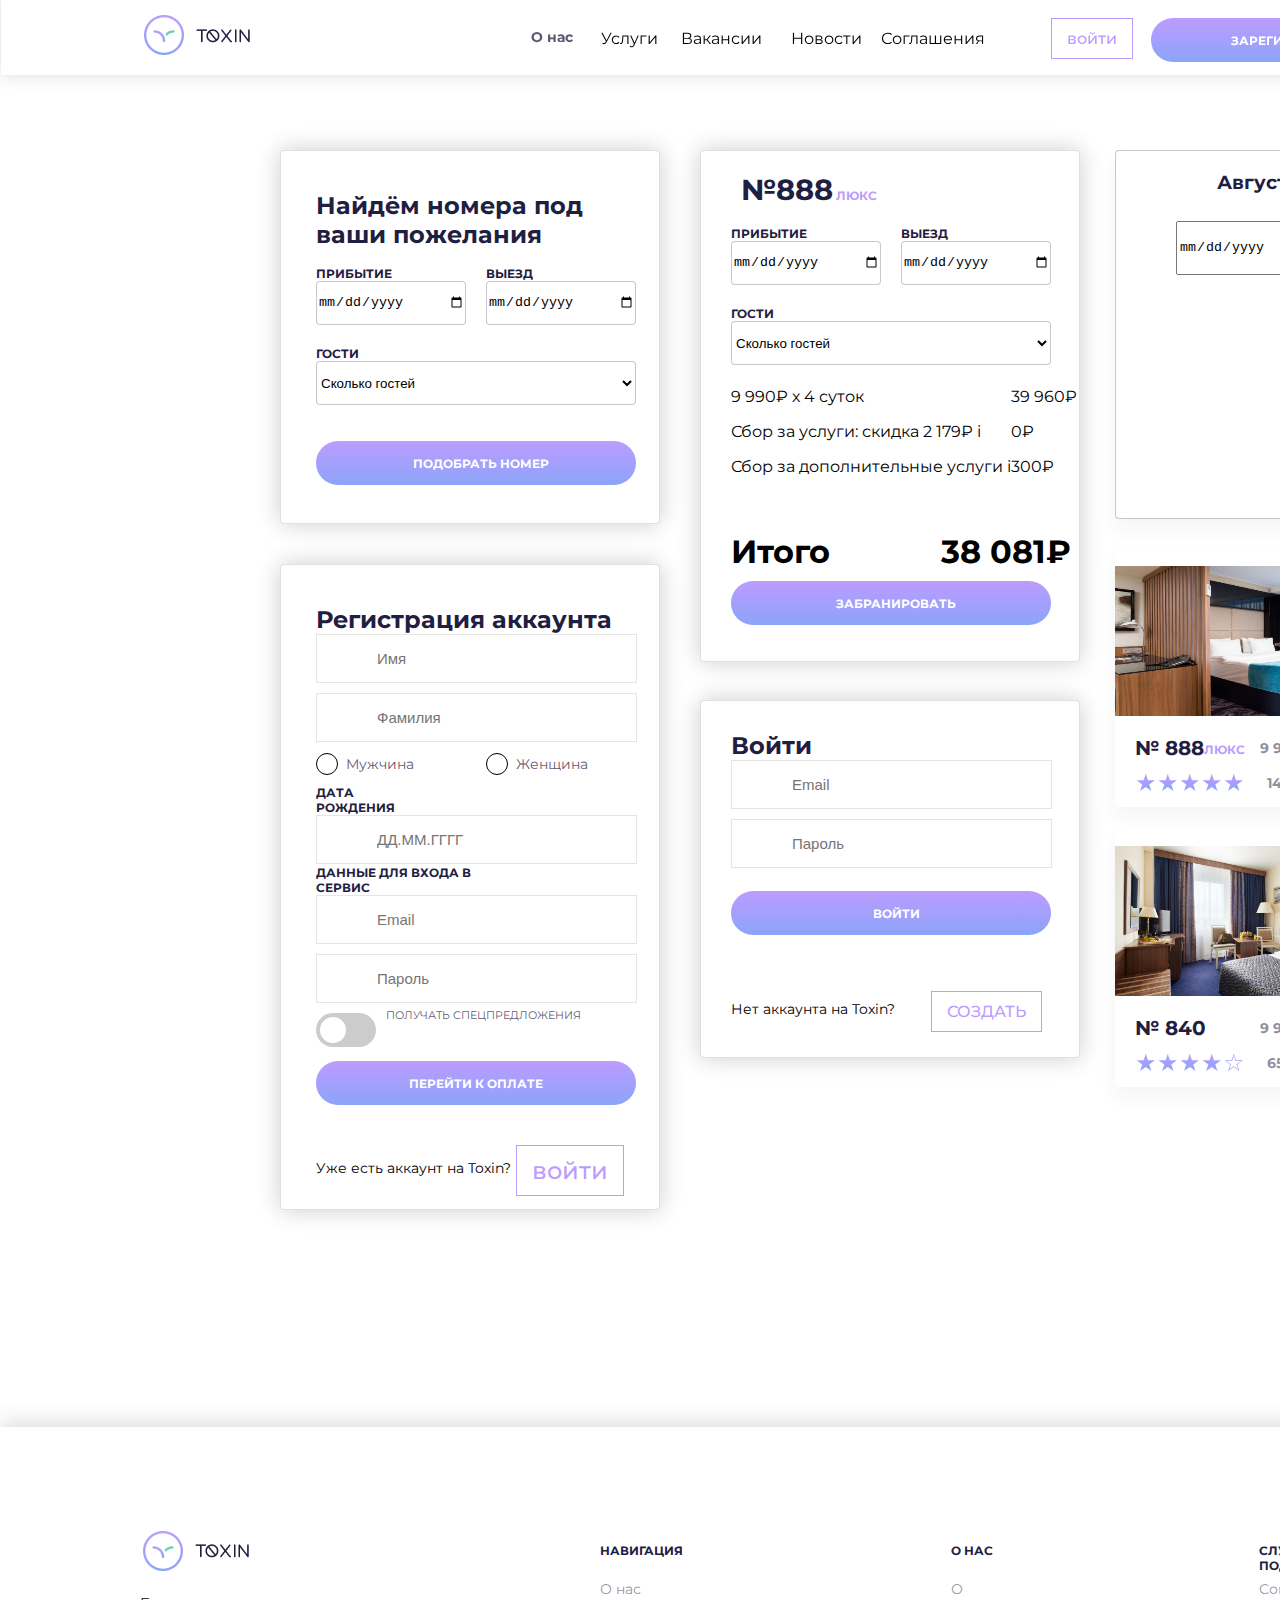
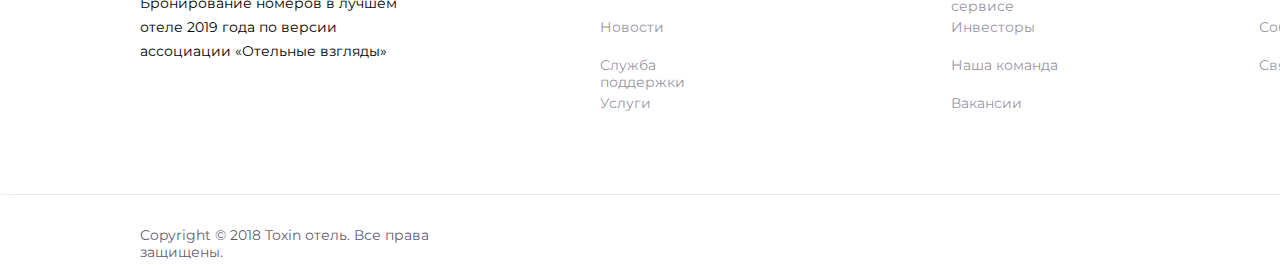
<file: index.html>
<!DOCTYPE html>
<html lang="en">
<head>
    <meta charset="UTF-8">
    <meta http-equiv="X-UA-Compatible" content="IE=edge">
    <link rel="stylesheet" href="index.css">
    <link rel="preconnect" href="https://fonts.googleapis.com">
<link rel="preconnect" href="https://fonts.gstatic.com" crossorigin>
<link href="https://fonts.googleapis.com/css2?family=Montserrat:ital,wght@0,200;0,400;0,600;1,200&display=swap" rel="stylesheet">
<link href="https://cdn.materialdesignicons.com/3.8.95/css/materialdesignicons.min.css"
          rel="stylesheet">
    <meta name="viewport" content="width=device-width, initial-scale=1.0">
    <title>Document</title>
</head>
<body>
    <header>
        <div class="container">
            <div class="header-body">
                <div class="logo">
                    <a href="index.html">
                        <img src="Screenshot_3.png">
                    </a>
                </div>
                <div class="logo4">
                    <a href="index.html">
                        <img src="Screenshot_6.png">
                    </a>
                </div>
                <div class="text">О нас</div>
                <div class="text1">Услуги</div>
                <div class="text2">Вакансии</div>
                <div class="text3">Новости</div>
                <div class="text4">Соглашения</div>
                <div><p><a href="enter.html" class="login-button10">войти</a></p></div>
                <div class="block_for_button10">
                    <div><p><a href="reg.html" class="link-button10">зарегистрироваться</a></p>
                </div>  
            </div>
    </header>
    <main>
        <div class="Group"> 
            <div class="Text">Найдём номера под ваши пожелания
                <div class="block_for_button2">
                    <div><p><a href="#" class="link-button1">ПОДОБРАТЬ НОМЕР</a></p></div>
                </div>    
                <div>
                    <label class="slcts_wrd1" for="web">прибытие</label>
                    <input class="clndr1" type="date" name="Date" id="davaToday">
                
                </div>
                <div>
                    <label class="slcts_wrd2" for="web">выезд</label>
                    <input class="clndr2" type="date" name="Date" id="davaToday">
                
                </div>

                <label class="slcts_wrd" for="web">гости</label>
                    <select class="slct1" name="family" id="family">
                        <option>Сколько гостей</option>
                     <option value="Взрослые">Взрослые</option>
                     <option value="Дети">Дети</option>
                     <option value="Младенцы">Младенцы</option>
                    </select>
                
                   
               
            </div>       
        </div>
        <div class="Group2"> 
            <div class="Text">Регистрация аккаунта
                <div class="form-block">
                    <form action="" method="GET">
                        <input type="text" class="input__txt" name="name" placeholder="Имя">
                        <input type="text" class="input__txt" name="surname" placeholder="Фамилия">
                        <form>
                            <div>
                                <div class="">
                                <label class="label">
                                    <input type="radio" class="radio" name="name1">
                                    <span class="fake"></span>
                                    <span class="text"></span>
                                </label>
                                </div>
                                <div class="pp8">                                
                                <label class="label">
                                    <input type="radio" class="radio" name="name1">
                                    <span class="fake"></span>
                                    <span class="text"></span>
                                </label>
                                </div>
                                <p class="pp9">Мужчина</p>
                                <p class="pp10">Женщина</p>
                                

                            </div>
                        </form>
                    <div class="Text2">ДАТА РОЖДЕНИЯ                        
                        <input type="text" class="input__txt" name="subject" placeholder="ДД.ММ.ГГГГ">
                    </div>
                    <div class="Text3">ДАННЫЕ ДЛЯ ВХОДА В СЕРВИС
                        <input type="email" class="input__txt" name="email" placeholder="Email">
                        <input type="password" class="input__txt" name="password" placeholder="Пароль">
                        <label class="switch">
                            <input type="checkbox">
                            <span class="slider round"></span>
                          </label>
                          <p class="Text9">Получать спецпредложения</p>
                    </div>
                    </form>
                </div>
                <div class="block_for_button">
                    <div><p><a href="#" class="link-button">ПЕРЕЙТИ К ОПЛАТЕ</a></p>
                </div>   
                </div>
                    
                <div><p><a href="#" class="login-button">войти</a></p></div>
                <p class="Text7">Уже есть аккаунт на Toxin?</p>
            </div>
        </div>           
        
        <div class="Group3">
            <div class="Text4">№888 
            </div>
            <div class="mini-text">люкс
            </div>
            <label class="slcts_wrd3" for="web">прибытие</label>
            <input class="clndr3" type="date" name="Date" id="davaToday">
            <label class="slcts_wrd4" for="web">выезд</label>
            <input class="clndr4" type="date" name="Date" id="davaToday">
            <label class="slcts_wrd5" for="web">гости</label>
                    <select class="slct2" name="family" id="family">
                        <option>Сколько гостей</option>
                     <option value="Взрослые">Взрослые</option>
                     <option value="Дети">Дети</option>
                     <option value="Младенцы">Младенцы</option>
                    </select>
                    <div class="p1">
                        <p>9 990₽ х 4 суток</p>           
                        <p>Сбор за услуги: скидка 2 179₽ i</p>
                        <p>Сбор за дополнительные услуги i</p>
                    </div>
                    <div class="p2">
                        <p>39 960₽</p>
                        <p>0₽</p>
                        <p>300₽</p>
                    </div>
                    <h1 class="h1">Итого</h1><h1 class="h2">38 081₽</h1>
            <div class="block_for_button3">

                
                <div><p><a  href="#" class="link-button2">ЗАБРАНИРОВАТЬ</a></p></div>
            </div>
        </div>
        
        <div class="Group4">
            <div class="Text5">Войти
                <div>
                    <input type="email" class="input__txt" name="email" placeholder="Email">
                        <input type="password" class="input__txt" name="password" placeholder="Пароль">
                </div>
            </div>
            <div class="block_for_button4">
                <div><p><a href="#" class="link-button3">ВОЙТИ</a></p></div>
                
                <div><p><a href="#" class="login-button2">СОЗДАТЬ</a></p></div>
                <p class="Text8">Нет аккаунта на Toxin?</p>
            </div>
        </div>

        <div class="Group5">
            <div class="Text6">Август 2019
                <div>
                    <input class="clndr" type="date" name="Date" id="davaToday">
                </div>
            </div>
        </div>

        <div href="№888.html" class="Group6">
        <a href="№888.html"><p><img class="img1" src="img/room-business_002.788c4c20502cae038e66e118c369e7b7.jpg"></p></a>
        <div>
            <p class="pp">№ 888</p> <p class="mini-text2">люкс</p>
            <p class="pp1">9 990₽ в сутки</p>
            <p class="pp7">★★★★★</p> <p class="pp2">145 Отзывов</p>
        </div>
    </div>

       
        <div class="Group7">
            <p><img class="img2" src="img/766835351_WxH.jpg"></p>
        <p class="pp3">№ 840</p> <p class="pp4">9 900₽ в сутки</p> 
        <p class="pp5">★★★★☆</p> <p class="pp6">65 Отзывов</p>
        </div>
    </main>
    
    <footer>
        <div class="footer_block">
            <div class="f_logo">
                <img src="Screenshot_10.png">
                <p class="f-p">Бронирование номеров в лучшем отеле 2019 года по версии ассоциации «Отельные взгляды»</p>
            </div>
                <p class="f-p1">навигация</p>
                <p class="f-p2">О нас</p>
                <p class="f-p3">Новости</p>
                <p class="f-p4">Служба поддержки</p>    
                <p class="f-p5">Услуги</p>
                <p class="f-p6">о нас</p>
                <p class="f-p7">О сервисе</p>
                <p class="f-p8">Наша команда</p>
                <p class="f-p9">Вакансии</p>
                <p class="f-p10">Инвесторы</p>
                <p class="f-p11">служба поддержки</p>
                <p class="f-p12">Соглашения</p>
                <p class="f-p13">Собщества</p>
                <p class="f-p14">Связь с нами</p>
                <p class="f-p15">подписка</p>
                <p class="f-p16">Получайте специальные предложения и новости сервиса</p>
                <div class="f_eml">
                    <input type="email" class="input__txt" name="email" placeholder="Email">
                </div>
        </div>
        <div class="undr_footer">
            <div class="undr_p">
                <p>Copyright © 2018 Toxin отель. Все права защищены.</p>
            </div>
            <div class="sbsin1">
                <a href="#" class="tw1">
                    <img src="Screenshot_7.png">
                </a>
                <a href="#" class="fcb1">
                    <img src="Screenshot_8.png">
                </a>
                <a href="#" class="inst1">
                    <img src="Screenshot_9.png">
                </a>
            </div>
        </div> 
    </footer>
</body>
</html> 
</em>
</file>
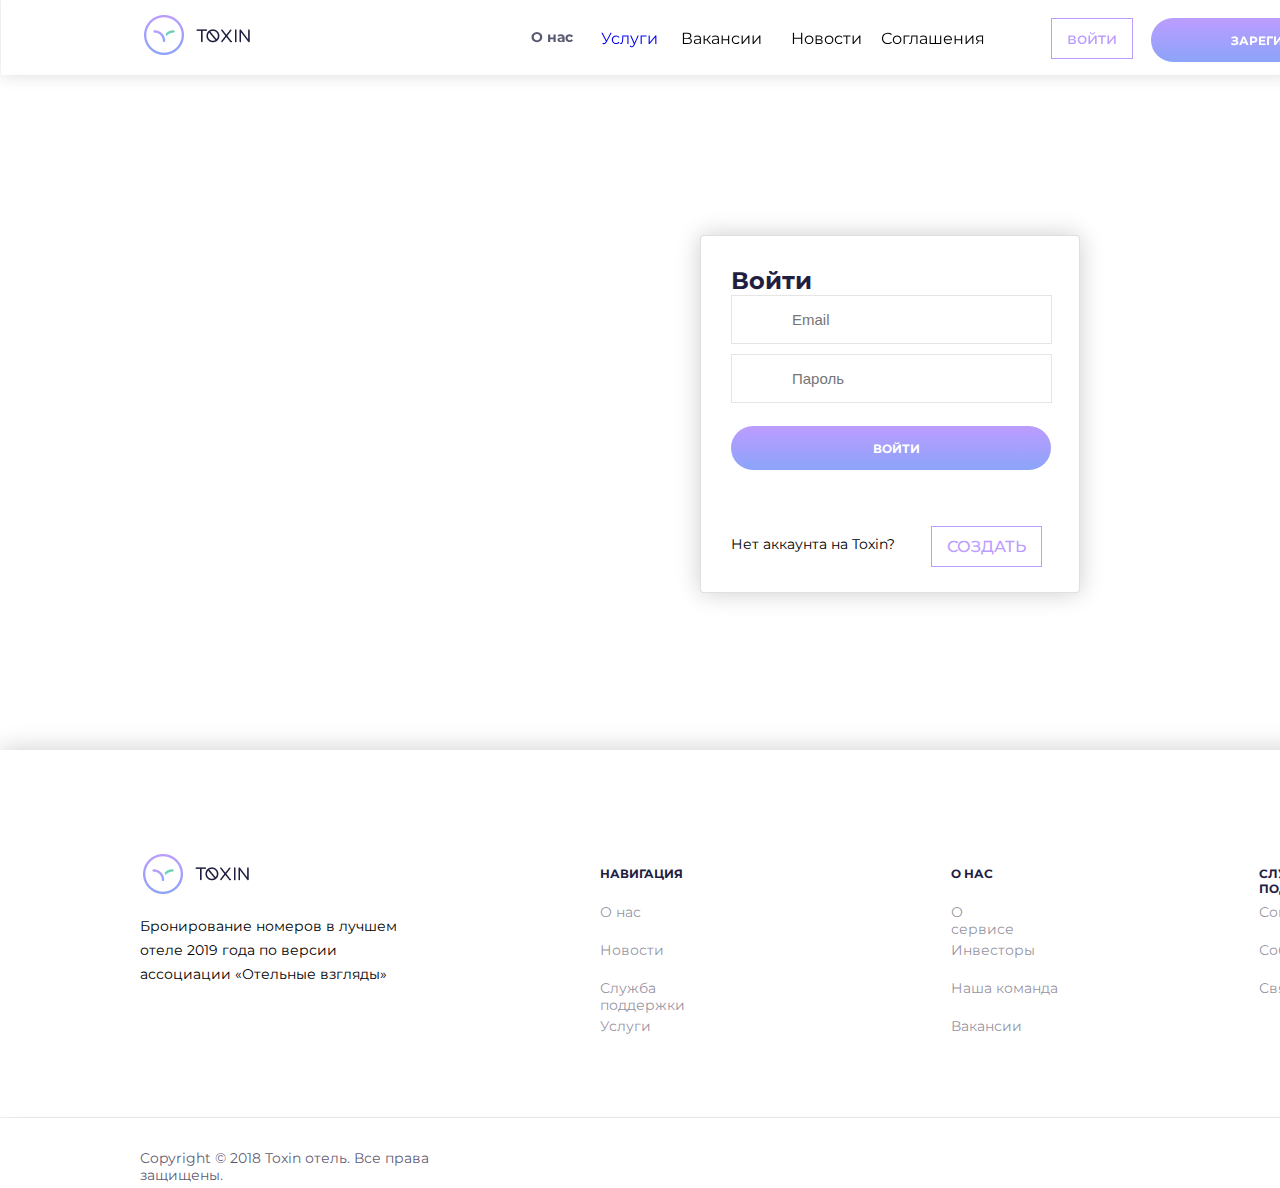
<file: enter.html>
<!DOCTYPE html>
<html lang="en">
<head>
    <meta charset="UTF-8">
    <link rel="stylesheet" href="enter.css">
    <meta http-equiv="X-UA-Compatible" content="IE=edge">
    <meta name="viewport" content="width=device-width, initial-scale=1.0">
    <link href="https://fonts.googleapis.com/css2?family=Montserrat:ital,wght@0,200;0,400;0,600;1,200&display=swap" rel="stylesheet">
    <link href="https://cdn.materialdesignicons.com/3.8.95/css/materialdesignicons.min.css" rel="stylesheet">
    <title>Document</title>
</head>
<body>
    <header>
        <div class="container">
            <div class="header-body">
                <div class="logo">
                    <a href="main.html">
                        <img src="Screenshot_3.png">
                    </a>
                </div>
                <div class="logo4">
                    <a href="main.html">
                        <img src="Screenshot_6.png">
                    </a>
                </div>
                <div class="text">О нас</div>
                <a href="landing.html"><div class="text1">Услуги</div></a>
                <div class="text2">Вакансии</div>
                <div class="text3">Новости</div>
                <div class="text4">Соглашения</div>
                <div><p><a href="#" class="login-button10">войти</a></p></div>
                <div class="block_for_button10">
                    <div><p><a href="reg.html" class="link-button10">зарегистрироваться</a></p>
                </div>  
            </div>
    </header>

    <div class="Group4">
        <div class="Text5">Войти
            <div>
                <input type="email" class="input__txt" name="email" placeholder="Email">
                    <input type="password" class="input__txt" name="password" placeholder="Пароль">
            </div>
        </div>
        <div class="block_for_button4">
            <div><p><a href="#" class="link-button3">ВОЙТИ</a></p></div>
            
            <div><p><a href="#" class="login-button2">СОЗДАТЬ</a></p></div>
            <p class="Text8">Нет аккаунта на Toxin?</p>
        </div>
    </div>

    <footer>
        <div class="footer_block">
            <div class="f_logo">
                <img src="Screenshot_10.png">
                <p class="f-p">Бронирование номеров в лучшем отеле 2019 года по версии ассоциации «Отельные взгляды»</p>
            </div>
                <p class="f-p1">навигация</p>
                <p class="f-p2">О нас</p>
                <p class="f-p3">Новости</p>
                <p class="f-p4">Служба поддержки</p>    
                <p class="f-p5">Услуги</p>
                <p class="f-p6">о нас</p>
                <p class="f-p7">О сервисе</p>
                <p class="f-p8">Наша команда</p>
                <p class="f-p9">Вакансии</p>
                <p class="f-p10">Инвесторы</p>
                <p class="f-p11">служба поддержки</p>
                <p class="f-p12">Соглашения</p>
                <p class="f-p13">Собщества</p>
                <p class="f-p14">Связь с нами</p>
                <p class="f-p15">подписка</p>
                <p class="f-p16">Получайте специальные предложения и новости сервиса</p>
                <div class="f_eml">
                    <input type="email" class="input__txt" name="email" placeholder="Email">
                </div>
        </div>
        <div class="undr_footer">
            <div class="undr_p">
                <p>Copyright © 2018 Toxin отель. Все права защищены.</p>
            </div>
            <div class="sbsin1">
                <a href="#" class="tw1">
                    <img src="Screenshot_7.png">
                </a>
                <a href="#" class="fcb1">
                    <img src="Screenshot_8.png">
                </a>
                <a href="#" class="inst1">
                    <img src="Screenshot_9.png">
                </a>
            </div>
        </div> 
    </footer>
</body>
</html>
</file>
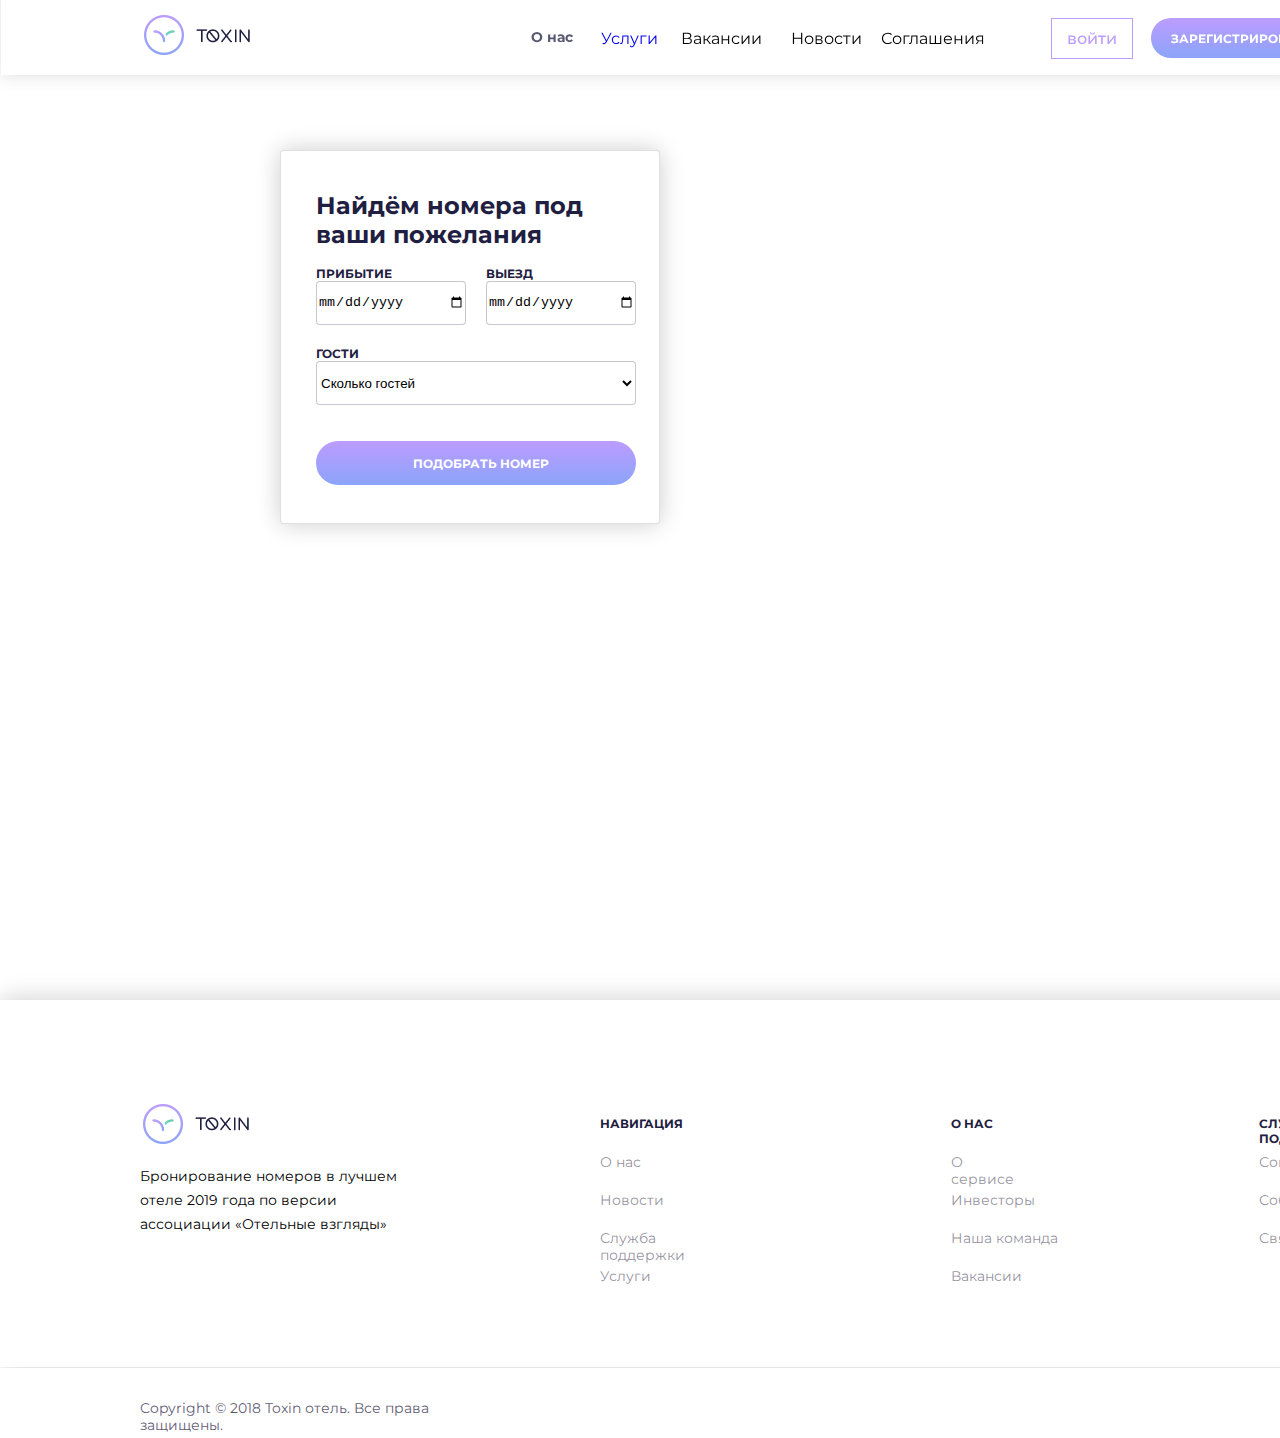
<file: landing.html>
<!DOCTYPE html>
<html lang="en">
<head>
    <meta charset="UTF-8">
    <link rel="stylesheet" href="landing.css">
    <meta http-equiv="X-UA-Compatible" content="IE=edge">
    <meta name="viewport" content="width=device-width, initial-scale=1.0">
    <link href="https://fonts.googleapis.com/css2?family=Montserrat:ital,wght@0,200;0,400;0,600;1,200&display=swap" rel="stylesheet">
    <link href="https://cdn.materialdesignicons.com/3.8.95/css/materialdesignicons.min.css" rel="stylesheet">
    <title>Document</title>
</head>
<body>
    <header>
        <div class="head">
            <div class="header-body">
                <div class="logo">
                    <a href="main.html">
                        <img src="Screenshot_3.png">
                    </a>
                </div>
                <div class="logo4">
                    <a href="main.html">
                        <img src="Screenshot_6.png">
                    </a>
                </div>
                <div class="text">О нас</div>
                <a href="landing.html"><div class="text1">Услуги</div></a>
                <div class="text2">Вакансии</div>
                <div class="text3">Новости</div>
                <div class="text4">Соглашения</div>
                <div><p><a href="enter.html" class="login-button10">войти</a></p></div>
                <div class="block_for_button10">
                    <div><p><a href="reg.html" class="link-button10">зарегистрироваться</a></p>
                </div>  
            </div>
    </header>
    <main>
        <div class="Group"> 
            <div class="Text">Найдём номера под ваши пожелания
                <div class="block_for_button2">
                    <div><p><a href="#" class="link-button1">ПОДОБРАТЬ НОМЕР</a></p></div>
                </div>    
                <div>
                    <label class="slcts_wrd1" for="web">прибытие</label>
                    <input class="clndr1" type="date" name="Date" id="davaToday">
                
                </div>
                <div>
                    <label class="slcts_wrd2" for="web">выезд</label>
                    <input class="clndr2" type="date" name="Date" id="davaToday">
                
                </div>

                <label class="slcts_wrd" for="web">гости</label>
                    <select class="slct1" name="family" id="family">
                        <option>Сколько гостей</option>
                     <option value="Взрослые">Взрослые</option>
                     <option value="Дети">Дети</option>
                     <option value="Младенцы">Младенцы</option>
                    </select>
        </div>       
    </main>
    <footer>
        <div class="footer_block">
            <div class="f_logo">
                <img src="Screenshot_10.png">
                <p class="f-p">Бронирование номеров в лучшем отеле 2019 года по версии ассоциации «Отельные взгляды»</p>
            </div>
                <p class="f-p1">навигация</p>
                <p class="f-p2">О нас</p>
                <p class="f-p3">Новости</p>
                <p class="f-p4">Служба поддержки</p>    
                <p class="f-p5">Услуги</p>
                <p class="f-p6">о нас</p>
                <p class="f-p7">О сервисе</p>
                <p class="f-p8">Наша команда</p>
                <p class="f-p9">Вакансии</p>
                <p class="f-p10">Инвесторы</p>
                <p class="f-p11">служба поддержки</p>
                <p class="f-p12">Соглашения</p>
                <p class="f-p13">Собщества</p>
                <p class="f-p14">Связь с нами</p>
                <p class="f-p15">подписка</p>
                <p class="f-p16">Получайте специальные предложения и новости сервиса</p>
                <div class="f_eml">
                    <input type="email" class="input__txt" name="email" placeholder="Email">
                </div>
        </div>
        <div class="undr_footer">
            <div class="undr_p">
                <p>Copyright © 2018 Toxin отель. Все права защищены.</p>
            </div>
            <div class="sbsin1">
                <a href="#" class="tw1">
                    <img src="Screenshot_7.png">
                </a>
                <a href="#" class="fcb1">
                    <img src="Screenshot_8.png">
                </a>
                <a href="#" class="inst1">
                    <img src="Screenshot_9.png">
                </a>
            </div>
        </div> 
    </footer>
</body>
</html>
</file>
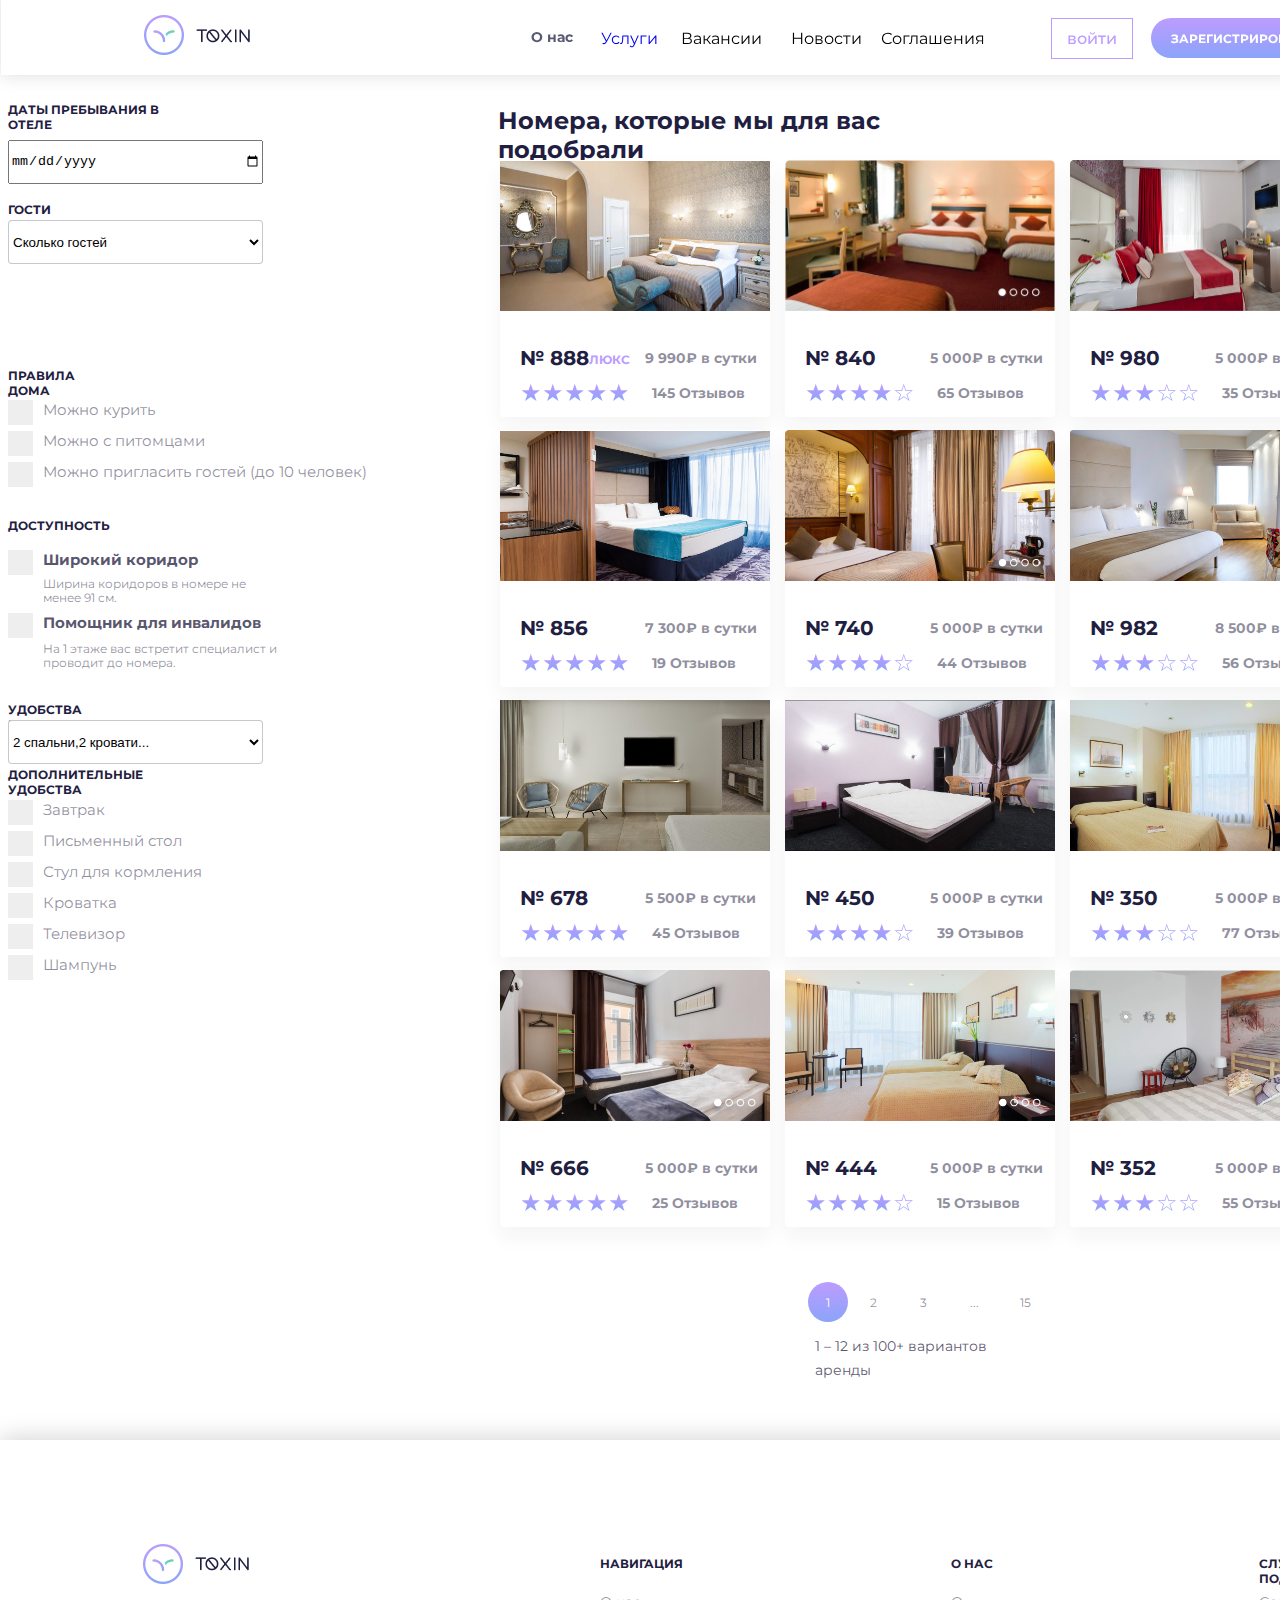
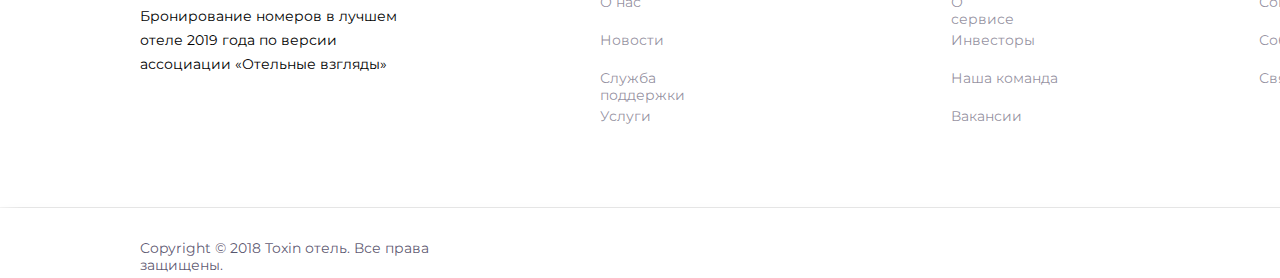
<file: main.html>
<!DOCTYPE html>
<html lang="en">
<head>
    <meta charset="UTF-8">
    <link rel="stylesheet" href="main.css">
    <meta http-equiv="X-UA-Compatible" content="IE=edge">
    <meta name="viewport" content="width=device-width, initial-scale=1.0">
    <link href="https://fonts.googleapis.com/css2?family=Montserrat:ital,wght@0,200;0,400;0,600;1,200&display=swap" rel="stylesheet">
    <link href="https://cdn.materialdesignicons.com/3.8.95/css/materialdesignicons.min.css" rel="stylesheet">
    <title>Document</title>
</head>
<body>
    <header>
        <div class="head">
            <div class="header-body">
                <div class="logo">
                    <a href="main.html">
                        <img src="Screenshot_3.png">
                    </a>
                </div>
                <div class="logo4">
                    <a href="main.html">
                        <img src="Screenshot_6.png">
                    </a>
                </div>
                <div class="text">О нас</div>
                <a href="landing.html"><div class="text1">Услуги</div></a>
                <div class="text2">Вакансии</div>
                <div class="text3">Новости</div>
                <div class="text4">Соглашения</div>
                <div><p><a href="enter.html" class="login-button10">войти</a></p></div>
                <div class="block_for_button10">
                    <div><p><a href="reg.html" class="link-button10">зарегистрироваться</a></p>
                </div>  
            </div>
    </header>
    <main>
        <h1 class="h3">Номера, которые мы для вас подобрали</h1>
        <div href="№888.html" class="Group">
            <a href="№888.html"><p><img class="img1" src="Screenshot_1.png"></p></a>
            <div>
                <p class="pp">№ 888</p> <p class="mini-text2">люкс</p>
                <p class="pp1">9 990₽ в сутки</p>
                <p class="pp7">★★★★★</p> <p class="pp2">145 Отзывов</p>
            </div>
        </div>
        <div href="#" class="Group1">
            <a href="#"><p><img class="img2" src="img/room-business_002.788c4c20502cae038e66e118c369e7b7.jpg"></p></a>
            <div>
                <p class="pp">№ 856</p> <p class="mini-text2"></p>
                <p class="pp1">7 300₽ в сутки</p>
                <p class="pp7">★★★★★</p> <p class="pp2">19 Отзывов</p>
            </div>
        </div>
        <div href="#" class="Group2">
            <a href="#"><p><img class="img3" src="Screenshot_27.png"></p></a>
            <div>
                <p class="pp">№ 678</p> <p class="mini-text2"></p>
                <p class="pp1">5 500₽ в сутки</p>
                <p class="pp7">★★★★★</p> <p class="pp2">45 Отзывов</p>
            </div>
        </div>
        <div href="#" class="Group3">
            <a href="#"><p><img class="img4" src="Screenshot_21.png"></p></a>
            <div>
                <p class="pp">№ 666</p> <p class="mini-text2"></p>
                <p class="pp1">5 000₽ в сутки</p>
                <p class="pp7">★★★★★</p> <p class="pp2">25 Отзывов</p>
            </div>
        </div>
        <div href="#" class="Group4">
            <a href="#"><p><img class="img5" src="Screenshot_17.png"></p></a>
            <div>
                <p class="pp">№ 840</p> <p class="mini-text2"></p>
                <p class="pp1">5 000₽ в сутки</p>
                <p class="pp7">★★★★☆</p> <p class="pp2">65 Отзывов</p>
            </div>
        </div>
        <div href="#" class="Group5">
            <a href="#"><p><img class="img6" src="Screenshot_19.png"></p></a>
            <div>
                <p class="pp">№ 740</p> <p class="mini-text2"></p>
                <p class="pp1">5 000₽ в сутки</p>
                <p class="pp7">★★★★☆</p> <p class="pp2">44 Отзывов</p>
            </div>
        </div>
        <div href="#" class="Group6">
            <a href="#"><p><img class="img7" src="Screenshot_26.png"></p></a>
            <div>
                <p class="pp">№ 450</p> <p class="mini-text2"></p>
                <p class="pp1">5 000₽ в сутки</p>
                <p class="pp7">★★★★☆</p> <p class="pp2">39 Отзывов</p>
            </div>
        </div>
        <div href="#" class="Group7">
            <a href="#"><p><img class="img8" src="Screenshot_22.png"></p></a>
            <div>
                <p class="pp">№ 444</p> <p class="mini-text2"></p>
                <p class="pp1">5 000₽ в сутки</p>
                <p class="pp7">★★★★☆</p> <p class="pp2">15 Отзывов</p>
            </div>
        </div>
        <div href="#" class="Group8">
            <a href="#"><p><img class="img9" src="Screenshot_18.png"></p></a>
            <div>
                <p class="pp">№ 980</p> <p class="mini-text2"></p>
                <p class="pp1">5 000₽ в сутки</p>
                <p class="pp7">★★★☆☆</p> <p class="pp2">35 Отзывов</p>
            </div>
        </div>
        <div href="#" class="Group9">
            <a href="#"><p><img class="img10" src="Screenshot_20.png"></p></a>
            <div>
                <p class="pp">№ 982</p> <p class="mini-text2"></p>
                <p class="pp1">8 500₽ в сутки</p>
                <p class="pp7">★★★☆☆</p> <p class="pp2">56 Отзывов</p>
            </div>
        </div>
        <div href="#" class="Group10">
            <a href="#"><p><img class="img11" src="Screenshot_25.png"></p></a>
            <div>
                <p class="pp">№ 350</p> <p class="mini-text2"></p>
                <p class="pp1">5 000₽ в сутки</p>
                <p class="pp7">★★★☆☆</p> <p class="pp2">77 Отзывов</p>
            </div>
        </div>
        <div href="#" class="Group11">
            <a href="#"><p><img class="img12" src="Screenshot_23.png"></p></a>
            <div>
                <p class="pp">№ 352</p> <p class="mini-text2"></p>
                <p class="pp1">5 000₽ в сутки</p>
                <p class="pp7">★★★☆☆</p> <p class="pp2">55 Отзывов</p>
            </div>
        </div>
        <div class="select">
            <div class="block_for_button11">
            <a href="#"><p class="page1">1</p></a>
            </div>
            <a href="#"><p class="page2">2</p></a>
            <a href="#"><p class="page3">3</p></a>
            <p class="npage">...</p>
            <a href="#"><p class="page15">15</p></a>
            <p class="pp3">1 – 12 из 100+ вариантов аренды</p>
        </div>
        <div class="clndr1">
            <p class="p3">даты пребывания в отеле</p>
            <input class="clndr" type="date" name="Date" id="davaToday">
        </div>
        <div>
            <p class="p4">гости</p>
            <select class="slct2" name="family" id="family">
                <option>Сколько гостей</option>
             <option value="Взрослые">Взрослые</option>
             <option value="Дети">Дети</option>
             <option value="Младенцы">Младенцы</option>
            </select>
        </div>
        <div class="checkbox1">
            <h1 class="h1">правила дома</h1>
            <label class="container">Можно курить
              <input type="checkbox">
              <span class="checkmark"></span>
            </label>
            <label class="container">Можно с питомцами
              <input type="checkbox">
              <span class="checkmark"></span>
            </label>
            <label class="container">Можно пригласить гостей (до 10 человек)
              <input type="checkbox">
              <span class="checkmark"></span>
            </label>
        </div>
        <div class="checkbox2">
            <h1 class="h2">доступность</h1>
            <label class="container1">Широкий коридор
              <input type="checkbox">
              <span class="checkmark"></span>
            </label>
            <p class="p">Ширина коридоров в номере не менее 91 см.</p>
            <label class="container1">Помощник для инвалидов
              <input type="checkbox">
              <span class="checkmark"></span>
            </label>
            <p class="p1">На 1 этаже вас встретит специалист  и проводит до номера.</p>
        </div>
    <div>
        <p class="p5">удобства номера</p>
        <select class="slct3" name="family" id="family">
            <option>2 спальни,2 кровати...</option>
        </select>
    </div>
        <div class="checkbox3">
            <p class="p2">дополнительные удобства</p>
            <label class="container">Завтрак
                <input type="checkbox">
                <span class="checkmark"></span>
              </label>
              <label class="container">Письменный стол
                <input type="checkbox">
                <span class="checkmark"></span>
              </label>
              <label class="container">Стул для кормления
                <input type="checkbox">
                <span class="checkmark"></span>
              </label>
              <label class="container">Кроватка
                <input type="checkbox">
                <span class="checkmark"></span>
              </label>
              <label class="container">Телевизор
                <input type="checkbox">
                <span class="checkmark"></span>
              </label>
              <label class="container">Шампунь
                <input type="checkbox">
                <span class="checkmark"></span>
              </label>
        </div>    
    </main>
    <footer>
        <div class="footer_block">
            <div class="f_logo">
                <img src="Screenshot_10.png">
                <p class="f-p">Бронирование номеров в лучшем отеле 2019 года по версии ассоциации «Отельные взгляды»</p>
            </div>
                <p class="f-p1">навигация</p>
                <p class="f-p2">О нас</p>
                <p class="f-p3">Новости</p>
                <p class="f-p4">Служба поддержки</p>    
                <p class="f-p5">Услуги</p>
                <p class="f-p6">о нас</p>
                <p class="f-p7">О сервисе</p>
                <p class="f-p8">Наша команда</p>
                <p class="f-p9">Вакансии</p>
                <p class="f-p10">Инвесторы</p>
                <p class="f-p11">служба поддержки</p>
                <p class="f-p12">Соглашения</p>
                <p class="f-p13">Собщества</p>
                <p class="f-p14">Связь с нами</p>
                <p class="f-p15">подписка</p>
                <p class="f-p16">Получайте специальные предложения и новости сервиса</p>
                <div class="f_eml">
                    <input type="email" class="input__txt" name="email" placeholder="Email">
                </div>
        </div>
        <div class="undr_footer">
            <div class="undr_p">
                <p>Copyright © 2018 Toxin отель. Все права защищены.</p>
            </div>
            <div class="sbsin1">
                <a href="#" class="tw1">
                    <img src="Screenshot_7.png">
                </a>
                <a href="#" class="fcb1">
                    <img src="Screenshot_8.png">
                </a>
                <a href="#" class="inst1">
                    <img src="Screenshot_9.png">
                </a>
            </div>
        </div> 
    </footer>
</body>
</html>
</file>
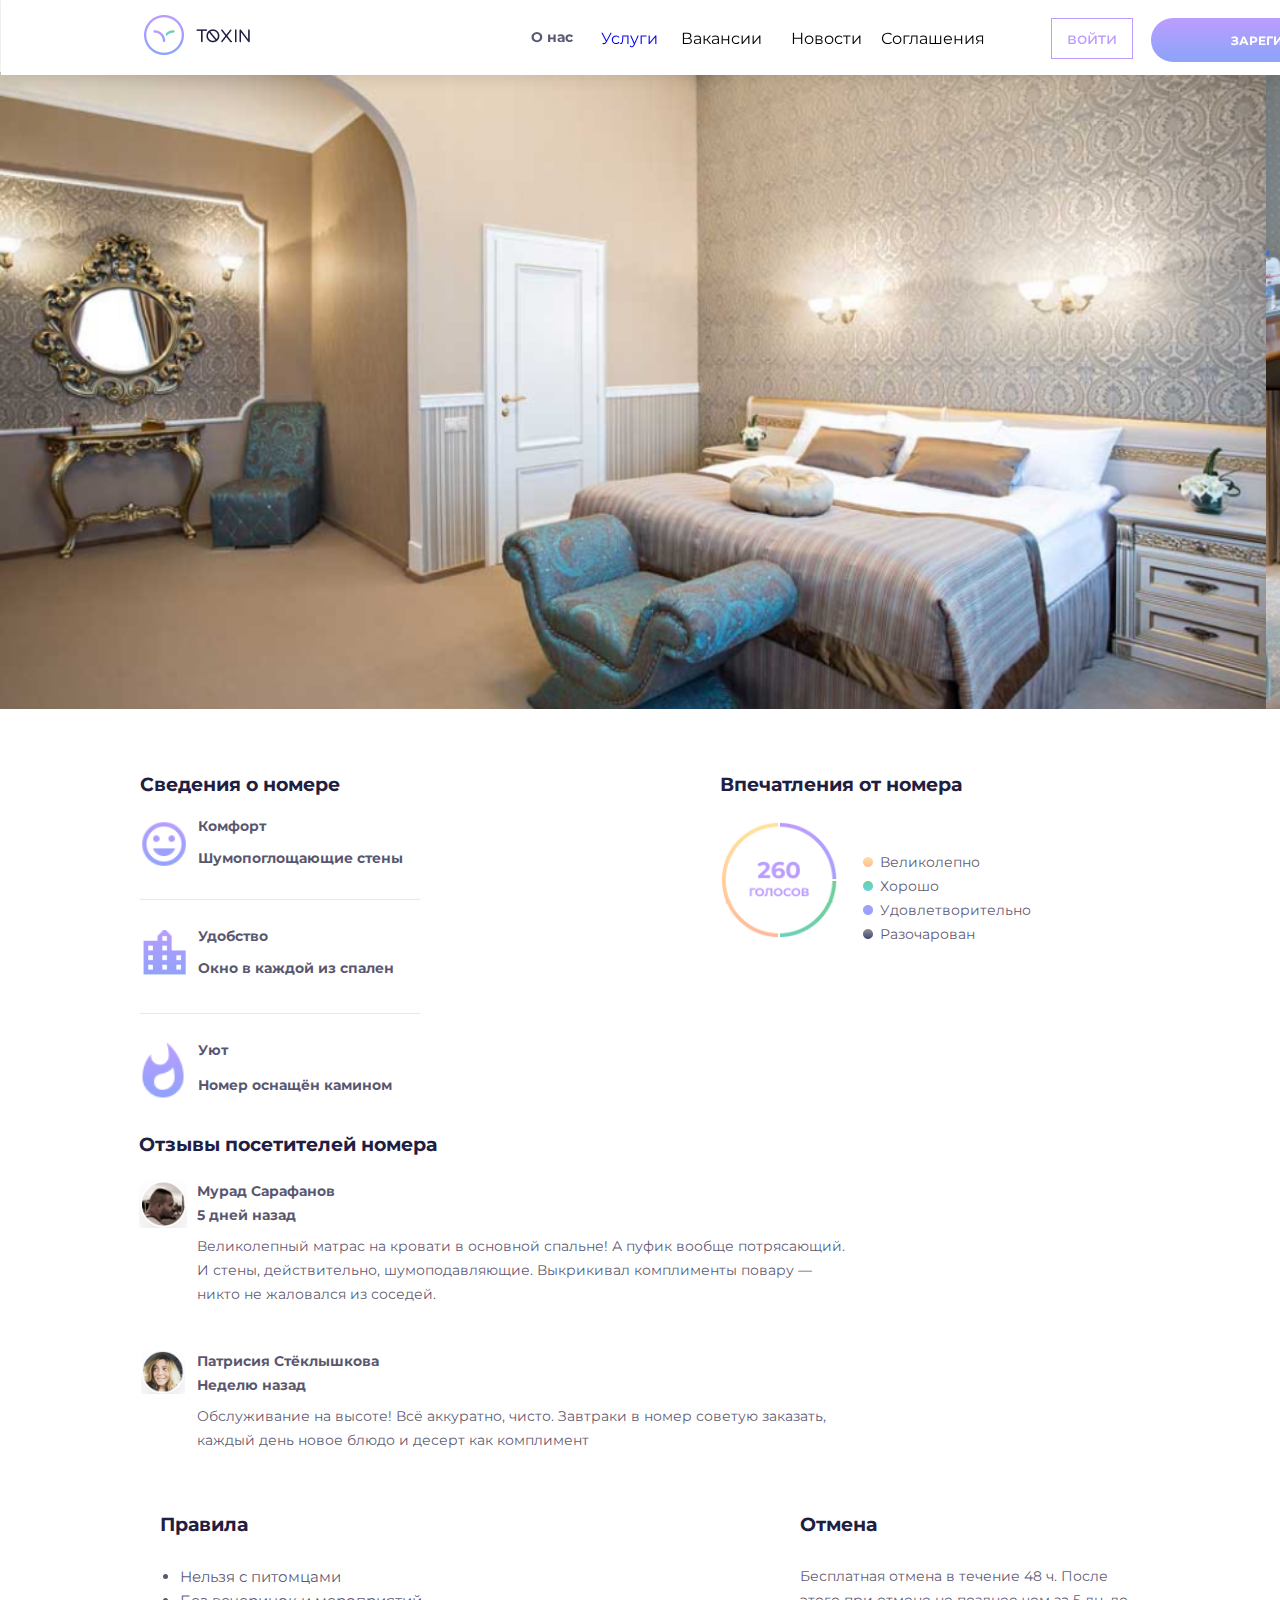
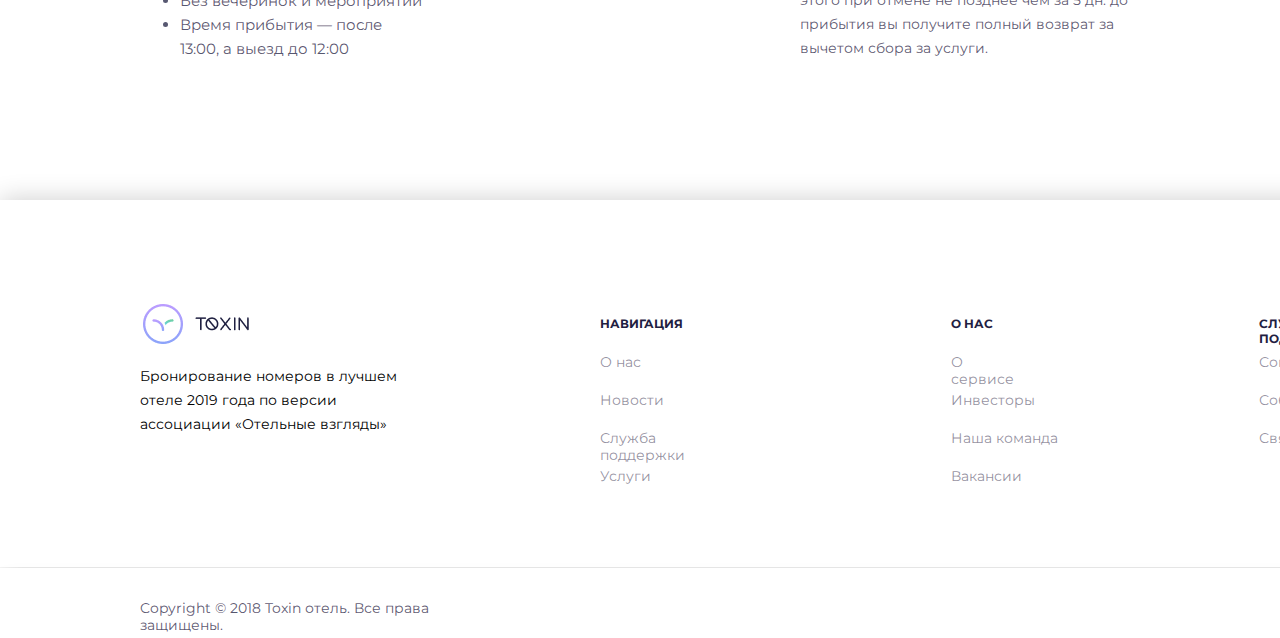
<file: №888.html>
<!DOCTYPE html>
<html lang="en">
<head>
    <meta charset="UTF-8">
    <link rel="stylesheet" href="№888.css">
    <meta http-equiv="X-UA-Compatible" content="IE=edge">
    <meta name="viewport" content="width=device-width, initial-scale=1.0">
    <link href="https://fonts.googleapis.com/css2?family=Montserrat:ital,wght@0,200;0,400;0,600;1,200&display=swap" rel="stylesheet">
    <link href="https://cdn.materialdesignicons.com/3.8.95/css/materialdesignicons.min.css" rel="stylesheet">
    <title>Document</title>
</head>
<body>
    <header>
        <div class="container">
            <div class="header-body">
                <div class="logo">
                    <a href="main.html">
                        <img src="Screenshot_3.png">
                    </a>
                </div>
                <div class="logo4">
                    <a href="main.html">
                        <img src="Screenshot_6.png">
                    </a>
                </div>
                <div class="text">О нас</div>
                <a href="landing.html"><div class="text1">Услуги</div></a>
                <div class="text2">Вакансии</div>
                <div class="text3">Новости</div>
                <div class="text4">Соглашения</div>
                <div><p><a href="enter.html" class="login-button10">войти</a></p></div>
                <div class="block_for_button10">
                    <div><p><a href="reg.html" class="link-button10">зарегистрироваться</a></p>
                </div>  
            </div>
    </header>
<main>
    <div class="img1">
        <img class="img" src="Screenshot_1.png">
    </div>
    <div class="img2">
        <img class="img4" src="Screenshot_2.png">
    </div>
    <div class="img3">
        <img class="img5" src="Screenshot_4.png">
    </div>
    <div class="Group3">
        <div class="Text4">№888 
        </div>
        <div class="mini-text">люкс
        </div>
        <label class="slcts_wrd3" for="web">прибытие</label>
        <input class="clndr3" type="date" name="Date" id="davaToday">
        <label class="slcts_wrd4" for="web">выезд</label>
        <input class="clndr4" type="date" name="Date" id="davaToday">
        <label class="slcts_wrd5" for="web">гости</label>
                <select class="slct2" name="family" id="family">
                    <option>Сколько гостей</option>
                 <option value="Взрослые">Взрослые</option>
                 <option value="Дети">Дети</option>
                 <option value="Младенцы">Младенцы</option>
                </select>
                <div class="p1">
                    <p>9 990₽ х 4 суток</p>           
                    <p>Сбор за услуги: скидка 2 179₽ i</p>
                    <p>Сбор за дополнительные <br>
                        услуги i</p>
                </div>
                <div class="p2">
                    <p>39 960₽</p>
                    <p>0₽</p>
                    <p>300₽</p>
                </div>
                <h1 class="h1">Итого</h1><h1 class="h2">38 081₽</h1>
        <div class="block_for_button3">  
            <div><p><a  href="#" class="link-button2">ЗАБРАНИРОВАТЬ</a></p></div>
        </div>
    </div>
    <h1 class="h3">Сведения о номере</h1>
    <img class="img6" src="Screenshot_5.png">
    <p class="pp">Комфорт</p>
    <p class="pp1">Шумопоглощающие стены</p>
    <div class="line"></div>
    <img class="img7" src="Screenshot_11.png">
    <p class="pp2">Удобство</p>
    <p class="pp3">Окно в каждой из спален</p>
    <div class="line1"></div>
    <img class="img8" src="Screenshot_12.png">
    <p class="pp4">Уют</p>
    <p class="pp5">Номер оснащён камином</p>
    <div>
        <h1 class="h4">Отзывы посетителей номера</h1>
        <img class="img11" src="Screenshot_15.png">
        <p class="pp7">Мурад Сарафанов<br>
        5 дней назад<br></p>
        <p class="pp8">Великолепный матрас на кровати в основной спальне! А пуфик вообще потрясающий. И стены, действительно, шумоподавляющие. Выкрикивал комплименты повару — никто не жаловался из соседей.</p>
        <img class="img12" src="Screenshot_16.png">
        <p class="pp9">Патрисия Стёклышкова<br>
            Неделю назад</p>
        <p class="pp10">Обслуживание на высоте! Всё аккуратно, чисто. Завтраки в номер советую заказать, каждый день новое блюдо и десерт как комплимент</p>
    </div>
    <div>
        <h1 class="h5">Впечатления от номера</h1>
        <img class="img9" src="Screenshot_13.png">
        <img class="img10" src="Screenshot_14.png">
        <div class="pp6">
        Великолепно<br>
        Хорошо<br>
        Удовлетворительно<br>
        Разочарован<br>
        </div>
    </div>
    <div class="rules">
        <h1 class="h6">Правила</h1>
        <ul class="r">
            <li>Нельзя с питомцами</li>
            <li>Без вечеринок и мероприятий</li>
            <li>Время прибытия — после 13:00, а выезд до 12:00</li>
           </ul>
    </div>
    <div>
        <h1 class="h7">Отмена</h1>
        <p class="pp11">Бесплатная отмена в течение 48 ч. После этого при отмене не позднее чем за 5 дн. до прибытия вы получите полный возврат за вычетом сбора за услуги.</p>
    </div>
</main>
    <footer>
        <div class="footer_block">
            <div class="f_logo">
                <img src="Screenshot_10.png">
                <p class="f-p">Бронирование номеров в лучшем отеле 2019 года по версии ассоциации «Отельные взгляды»</p>
            </div>
                <p class="f-p1">навигация</p>
                <p class="f-p2">О нас</p>
                <p class="f-p3">Новости</p>
                <p class="f-p4">Служба поддержки</p>    
                <p class="f-p5">Услуги</p>
                <p class="f-p6">о нас</p>
                <p class="f-p7">О сервисе</p>
                <p class="f-p8">Наша команда</p>
                <p class="f-p9">Вакансии</p>
                <p class="f-p10">Инвесторы</p>
                <p class="f-p11">служба поддержки</p>
                <p class="f-p12">Соглашения</p>
                <p class="f-p13">Собщества</p>
                <p class="f-p14">Связь с нами</p>
                <p class="f-p15">подписка</p>
                <p class="f-p16">Получайте специальные предложения и новости сервиса</p>
                <div class="f_eml">
                    <input type="email" class="input__txt" name="email" placeholder="Email">
                </div>
        </div>
        <div class="undr_footer">
            <div class="undr_p">
                <p>Copyright © 2018 Toxin отель. Все права защищены.</p>
            </div>
            <div class="sbsin1">
                <a href="#" class="tw1">
                    <img src="Screenshot_7.png">
                </a>
                <a href="#" class="fcb1">
                    <img src="Screenshot_8.png">
                </a>
                <a href="#" class="inst1">
                    <img src="Screenshot_9.png">
                </a>
            </div>
        </div> 
    </footer>
</body>
</html>
</file>
<file: index.css>
.container{
    height: 72px;
	position: fixed;
	top: 0px;
	background-color: #FFFFFF;
	z-index: 2;
	box-shadow: 0px 0px 16px 0px rgba(38, 38, 38, .16);
}
header .container{
	padding: 5px;
	margin: -7px;
	width: 100%;
}
.header__body{
	max-width: 960px;
	margin: 0 auto;
	display: flex;
	justify-content: space-between;
	align-items: center;
	height: 72px;
	
}
.logo{
    position: absolute;
width: 40px;
height: 40px;
left: 140px;
top: 20px;
}
.logo4{
	position: absolute;
	width: 40px;
	height: 40px;
	left: 192px;
	top: 29px;	
}
.text{
    position: absolute;
width: 43px;
height: 18px;
left: 530px;
top: 36px;

font-family: 'Montserrat';
font-style: normal;
font-weight: 700;
font-size: 14px;
line-height: 17px;

color: rgba(31, 32, 65, 0.75);

}
.text1{
	position: absolute;
width: 43px;
height: 18px;
left: 600px;
top: 36px;

font-family: 'Montserrat';
}
.text2{
	position: absolute;
width: 43px;
height: 18px;
left: 680px;
top: 36px;

font-family: 'Montserrat';
}
.text3{
	position: absolute;
	width: 43px;
	height: 18px;
	left: 790px;
	top: 36px;

	font-family: 'Montserrat';
}
.text4{
	position: absolute;
	width: 43px;
	height: 18px;
	left: 880px;
	top: 36px;

	font-family: 'Montserrat';
}
.block_for_button10{
    position: absolute;
width: 320px;
height: 44px;
left: 1150px;
top: 25px;

/* Primary Gradient */

background: linear-gradient(180deg, #BC9CFF 0%, #8BA4F9 100%);
border-radius: 22px;
}
.link-button10{  
    position: absolute;
    width: 320px;
    height: 28px;
    left: 0px;
    top: 15px;
    
    font-family: 'Montserrat';
    font-style: normal;
    font-weight: 700;
    font-size: 12px;
    line-height: 15px;
    /* identical to box height */
    
    text-align: center;
    text-transform: uppercase;
    text-decoration: none;
    
    color: #ffffff;
    
}
.login-button10{
    position: absolute; top: 25px; left: 1050px; display: inline-block; padding: 10px 15px; font-weight: 500;
    font-family: 'Montserrat'; text-decoration: none; 
    border: 1px solid #BC9CFF; color: #BC9CFF;
}
.Group {
    position: absolute;
width: 380px;
height: 374px;
left: 280px;
top: 150px;

background: #FFFFFF;
border: 1px solid rgba(0, 0, 0, 0.12);
box-sizing: border-box;
box-shadow: 0px 0px 25px rgba(0, 0, 0, 0.2);
border-radius: 4px;
}

.Text{
    position: absolute;
width: 320px;
height: 59px;
left: 35px;
top: 40px;

font-family: Montserrat;
font-style: normal;
font-weight: bold;
font-size: 24px;
line-height: 29px;

/* Dark 100% */

color: #1F2041;
}
.link-button{  
    position: absolute;
    width: 320px;
    height: 28px;
    left: 0px;
    top: 15px;
    
    font-family: 'Montserrat';
    font-style: normal;
    font-weight: 700;
    font-size: 12px;
    line-height: 15px;
    /* identical to box height */
    
    text-align: center;
    text-transform: uppercase;
    text-decoration: none;
    
    color: #ffffff;
    
}
.Group2{
    position: absolute;
width: 380px;
height: 646px;
left: 280px;
top: 564px;

background: #FFFFFF;
border: 1px solid rgba(0, 0, 0, 0.12);
box-sizing: border-box;
box-shadow: 0px 0px 25px rgba(0, 0, 0, 0.2);
border-radius: 4px;
}
.input__txt{
    width: 100; margin-bottom: 10px; padding: 15px 60px; border: 1px solid #e5e5e5;
    font-size: 15px; color: #413d4b; outline: none;
}
.Text2{
    position: absolute;
width: 118px;
height: 15px;
left: 0px;
top: 180px;

font-family: Montserrat;
font-style: normal;
font-weight: bold;
font-size: 12px;
line-height: 15px;
/* identical to box height */

text-transform: uppercase;

/* Dark 100% */

color: #1F2041;
}
.Text3 {
    position: absolute;
width: 211px;
height: 15px;
left: 0px;
top: 260px;

font-family: Montserrat;
font-style: normal;
font-weight: bold;
font-size: 12px;
line-height: 15px;
/* identical to box height */

text-transform: uppercase;

/* Dark 100% */

color: #1F2041;
}

.Group3{
    position: absolute;
width: 380px;
height: 512px;
left: 700px;
top: 150px;

background: #FFFFFF;
border: 1px solid rgba(0, 0, 0, 0.12);
box-sizing: border-box;
box-shadow: 0px 0px 25px rgba(0, 0, 0, 0.2);
border-radius: 4px;
}

.Group4{
    position: absolute;
    width: 380px;
    height: 358px;
    left: 700px;
    top: 700px;
    
    background: #FFFFFF;
    border: 1px solid rgba(0, 0, 0, 0.12);
    box-sizing: border-box;
    box-shadow: 0px 0px 25px rgba(0, 0, 0, 0.2);
    border-radius: 4px;
}

.Group5{
    position: absolute;
width: 320px;
height: 369px;
left: 1115px;
top: 150px;

background: #FFFFFF;
border: 1px solid rgba(31, 32, 65, 0.25);
box-sizing: border-box;
box-shadow: 0px 10px 20px rgba(31, 32, 65, 0.05);
border-radius: 4px;
}

.Group6{
    position: absolute;
width: 270px;
height: 257px;
left: 1115px;
top: 550px;

background: #FFFFFF;
box-shadow: 0px 10px 20px rgba(31, 32, 65, 0.05);
border-radius: 4px;
}

.Group7{
    position: absolute;
width: 270px;
height: 257px;
left: 1115px;
top: 830px;

background: #FFFFFF;
box-shadow: 0px 10px 20px rgba(31, 32, 65, 0.05);
border-radius: 4px;
}
.link-button1{
    position: absolute;
width: 330px;
height: 28px;
left: 0px;
top: 15px;

font-family: Montserrat;
font-style: normal;
font-weight: bold;
font-size: 12px;
line-height: 15px;
/* identical to box height */

text-align: center;
text-transform: uppercase;
text-decoration: none;

color: #ffffff;

}
.login-button{
    position: absolute; top: 540px; left: 200px; display: inline-block; padding: 10px 15px; font-weight: 500;
    font-family: 'Montserrat'; text-decoration: none; 
    border: 1px solid #BC9CFF; color: #BC9CFF;

}
.Text4{
    position: absolute;
width: 69px;
height: 30px;
left: 40px;
top: 30px;

font-family: Montserrat;
font-style: normal;
font-weight: bold;
font-size: 29px;
line-height: 17px;

/* Dark 100% */

color: #1F2041;
}
.mini-text{
    position: absolute;
width: 41px;
height: 15px;
left: 135px;
top: 37px;

font-family: Montserrat;
font-style: normal;
font-weight: bold;
font-size: 12px;
line-height: 15px;
/* identical to box height */

text-transform: uppercase;

/* Primary Color */

color: #BC9CFF;

}
.Text5{
    position: absolute;
width: 320px;
height: 30px;
left: 30px;
top: 30px;

font-family: Montserrat;
font-style: normal;
font-weight: bold;
font-size: 24px;
line-height: 29px;
/* identical to box height */


/* Dark 100% */

color: #1F2041;
}
.Text6{
    position: absolute;
width: 119px;
height: 24px;
left: 100px;
top: 20px;

font-family: Montserrat;
font-style: normal;
font-weight: bold;
font-size: 19px;
line-height: 23px;
/* identical to box height */

text-align: center;

/* Dark 100% */

color: #1F2041;

}
.img1{
    position: absolute;
    width:270px ;
    height: 150px;
}
.img2{
    position: absolute;
    width:270px ;
    height: 150px;
}
.block_for_button{
    position: absolute;
width: 320px;
height: 44px;
left: 0px;
top: 456px;

/* Primary Gradient */

background: linear-gradient(180deg, #BC9CFF 0%, #8BA4F9 100%);
border-radius: 22px;
}
.block_for_button2{
    position: absolute;
width: 320px;
height: 44px;
left: 0px;
top: 250px;

/* Primary Gradient */

background: linear-gradient(180deg, #BC9CFF 0%, #8BA4F9 100%);
border-radius: 22px;
}
.block_for_button3{
    position: absolute;
width: 320px;
height: 44px;
left: 30px;
top: 430px;

/* Primary Gradient */

background: linear-gradient(180deg, #BC9CFF 0%, #8BA4F9 100%);
border-radius: 22px;
}
.block_for_button4{
    position: absolute;
width: 320px;
height: 44px;
left: 30px;
top: 190px;

/* Primary Gradient */

background: linear-gradient(180deg, #BC9CFF 0%, #8BA4F9 100%);
border-radius: 22px;
}
.link-button2{
    position: absolute;
width: 330px;
height: 28px;
left: 0px;
top: 15px;

font-family: 'Montserrat';
font-style: normal;
font-weight: 700;
font-size: 12px;
line-height: 15px;
/* identical to box height */

text-align: center;
text-transform: uppercase;
text-decoration: none;

color: #ffffff;
}
.link-button3{
    position: absolute;
    width: 330px;
    height: 28px;
    left: 0px;
    top: 15px;
    
    font-family: 'Montserrat';
    font-style: normal;
    font-weight: 700;
    font-size: 12px;
    line-height: 15px;
    /* identical to box height */
    
    text-align: center;
    text-transform: uppercase;
    text-decoration: none;
    
    color: #ffffff;

}
.clndr{
    position: absolute;
    width: 200px;
    height: 50px;
    left: -40px;
    top: 50px;
}
 
.slct1{
    position: absolute;
width: 320px;
height: 44px;
left: 0px;
top: 170px;

background: #FFFFFF;
/* Dark 25% */

border: 1px solid rgba(31, 32, 65, 0.25);
box-sizing: border-box;
border-radius: 4px;
}
.slcts_wrd{
    position: absolute;
width: 43px;
height: 15px;
left: 0px;
top: 155px;

font-family: 'Montserrat';
font-style: normal;
font-weight: 700;
font-size: 12px;
line-height: 15px;
/* identical to box height */

text-transform: uppercase;

/* Dark 100% */

color: #1F2041;

}

.clndr1{
    position: absolute;
width: 150px;
height: 44px;
left: 0px;
top: 90px;

background: #FFFFFF;
/* Dark 25% */

border: 1px solid rgba(31, 32, 65, 0.25);
box-sizing: border-box;
border-radius: 4px;
}
.clndr2{
    position: absolute;
width: 150px;
height: 44px;
left: 170px;
top: 90px;

background: #FFFFFF;
/* Dark 25% */

border: 1px solid rgba(31, 32, 65, 0.25);
box-sizing: border-box;
border-radius: 4px;
}

.slcts_wrd1{
    position: absolute;
    width: 83px;
    height: 15px;
    left: 0px;
    top: 75px;
    
    font-family: 'Montserrat';
    font-style: normal;
    font-weight: 700;
    font-size: 12px;
    line-height: 15px;
    /* identical to box height */
    
    text-transform: uppercase;
    
    /* Dark 100% */
    
    color: #1F2041;
    
}
.slcts_wrd2{
    position: absolute;
    width: 83px;
    height: 15px;
    left: 170px;
    top: 75px;
    
    font-family: 'Montserrat';
    font-style: normal;
    font-weight: 700;
    font-size: 12px;
    line-height: 15px;
    /* identical to box height */
    
    text-transform: uppercase;
    
    /* Dark 100% */
    
    color: #1F2041;
    
}
.clndr3{
    position: absolute;
    width: 150px;
    height: 44px;
    left: 30px;
    top: 90px;
    
    background: #FFFFFF;
    /* Dark 25% */
    
    border: 1px solid rgba(31, 32, 65, 0.25);
    box-sizing: border-box;
    border-radius: 4px; 
}
.slcts_wrd3{
    position: absolute;
    width: 83px;
    height: 15px;
    left: 30px;
    top: 75px;
    
    font-family: 'Montserrat';
    font-style: normal;
    font-weight: 700;
    font-size: 12px;
    line-height: 15px;
    /* identical to box height */
    
    text-transform: uppercase;
    
    /* Dark 100% */
    
    color: #1F2041;
    
}
.clndr4{
    position: absolute;
width: 150px;
height: 44px;
left: 200px;
top: 90px;

background: #FFFFFF;
/* Dark 25% */

border: 1px solid rgba(31, 32, 65, 0.25);
box-sizing: border-box;
border-radius: 4px;
}
.slcts_wrd4{
    position: absolute;
    width: 83px;
    height: 15px;
    left: 200px;
    top: 75px;
    
    font-family: 'Montserrat';
    font-style: normal;
    font-weight: 700;
    font-size: 12px;
    line-height: 15px;
    /* identical to box height */
    
    text-transform: uppercase;
    
    /* Dark 100% */
    
    color: #1F2041;
}
.slct2{
    position: absolute;
    width: 320px;
    height: 44px;
    left: 30px;
    top: 170px;
    
    background: #FFFFFF;
    /* Dark 25% */
    
    border: 1px solid rgba(31, 32, 65, 0.25);
    box-sizing: border-box;
    border-radius: 4px;
}
.slcts_wrd5{
    position: absolute;
    width: 43px;
    height: 15px;
    left: 30px;
    top: 155px;
    
    font-family: 'Montserrat';
    font-style: normal;
    font-weight: 700;
    font-size: 12px;
    line-height: 15px;
    /* identical to box height */
    
    text-transform: uppercase;
    
    /* Dark 100% */
    
    color: #1F2041;  
}
.p1{
    position: absolute;
    width: px;
    height: 1px;
    left: 30px;
    top: 220px;

    font-family: 'Montserrat';
}
.p2{
    position: absolute;
    width: px;
    height: 1px;
    left: 310px;
    top: 220px;

    font-family: 'Montserrat';
}
.h1{
    position: absolute;
    width: px;
    height: 1px;
    left: 30px;
    top: 360px;

    font-family: 'Montserrat';
}
.h2{
    position: absolute;
    width: px;
    height: 1px;
    left: 240px;
    top: 360px;

    font-family: 'Montserrat';
}
.Text7{
    position: absolute;
width: px;
height: 18px;
left: 0px;
top: 540px;

font-family: 'Montserrat';
font-style: normal;
font-weight: 400;
font-size: 14px;
line-height: 18px;
/* identical to box height, or 129% */

display: flex;
align-items: center;
text-align: center;

color: #000000;
}
.login-button2{
    position: absolute; top: 100px; left: 200px; display: inline-block; padding: 10px 15px; font-weight: 500;
    font-family: 'Montserrat'; text-decoration: none; border: 1px solid #BC9CFF; color: #BC9CFF;
}
.Text8{
    position: absolute;
width: 164px;
height: 18px;
left: 0px;
top: 95px;

font-family: 'Montserrat';
font-style: normal;
font-weight: 400;
font-size: 14px;
line-height: 18px;
/* identical to box height, or 129% */

display: flex;
align-items: center;

color: #000000;

}
.switch {
    position: relative;
    display: inline-block;
    width: 60px;
    height: 34px;
  }
  
  /* Hide default HTML checkbox */
  .switch input {
    opacity: 0;
    width: 0;
    height: 0;
  }
  
  /* The slider */
  .slider {
    position: absolute;
    cursor: pointer;
    top: 0;
    left: 0;
    right: 0;
    bottom: 0;
    background-color: #ccc;
    -webkit-transition: .4s;
    transition: .4s;
  }
  
  .slider:before {
    position: absolute;
    content: "";
    height: 26px;
    width: 26px;
    left: 4px;
    bottom: 4px;
    background-color: #ffffff;
    -webkit-transition: .4s;
    transition: .4s;
  }
  
  input:checked + .slider {
    background-color: #BC9CFF;
  }
  
  input:focus + .slider {
   
    box-shadow: 0 0 1px #BC9CFF ;
    
  }
  
  input:checked + .slider:before {
    -webkit-transform: translateX(26px);
    -ms-transform: translateX(26px);
    transform: translateX(26px);
  }
  
  /* Rounded sliders */
  .slider.round {
    border-radius: 34px;
  }
  
  .slider.round:before {
    border-radius: 50%;
  }
  .Text9{
    position: absolute;
    width: 210px;
    height: 24px;
    left: 70px;
    top: 127px;
    
    font-family: 'Montserrat';
    font-style: normal;
    font-weight: 400;
    font-size: 11px;
    line-height: 24px;
    /* identical to box height, or 171% */
    
    
    /* Dark 75% */
    
    color: rgba(31, 32, 65, 0.75);
    
  }
  .pp{
    position: absolute;
    width: px;
    height: 24px;
    left: 20px;
    top: 170px;
    
    font-family: 'Montserrat';
    font-style: normal;
    font-weight: 700;
    font-size: 20px;
    line-height: 17px;
    
    /* Dark 100% */
    
    color: #1F2041;
  }
.mini-text2{  
  position: absolute;
width: 41px;
height: 15px;
left: 89px;
top: 180px;

font-family: 'Montserrat';
font-style: normal;
font-weight: 700;
font-size: 12px;
line-height: 15px;
/* identical to box height */

text-transform: uppercase;

/* Primary Color */

color: #BC9CFF;
}
.pp1{
    position: absolute;
width: px;
height: 15px;
left: 145px;
top: 175px;

font-family: 'Montserrat';
font-style: normal;
font-weight: 700;
font-size: 14px;
line-height: 18px;
/* or 129% */

color: rgba(31, 32, 65, 0.5);
}
.pp2{
    position: absolute;
width: px;
height: 18px;
left: 152px;
top: 210px;

font-family: 'Montserrat';
font-style: normal;
font-weight: 700;
font-size: 14px;
line-height: 18px;
/* identical to box height, or 129% */

text-align: right;

/* Dark 50% */

color: rgba(31, 32, 65, 0.5);
}
.pp3{
    position: absolute;
    width: px;
    height: 24px;
    left: 20px;
    top: 170px;
    
    font-family: 'Montserrat';
    font-style: normal;
    font-weight: 700;
    font-size: 20px;
    line-height: 17px;
    
    /* Dark 100% */
    
    color: #1F2041;
}
.pp4{
    position: absolute;
    width: px;
    height: 15px;
    left: 145px;
    top: 175px;
    
    font-family: 'Montserrat';
    font-style: normal;
    font-weight: 700;
    font-size: 14px;
    line-height: 18px;
    /* or 129% */
    
    color: rgba(31, 32, 65, 0.5);
}
.pp5{
    position: absolute;
    width: px;
    height: 18px;
    left: 20px;
    top: 200px;

    font-family: 'Material Icons';
font-style: normal;
font-weight: 400;
font-size: 24px;
line-height: 20px;
display: flex;
align-items: center;
text-align: center;

/* Primary Gradient */

background: linear-gradient(180deg, #BC9CFF 0%, #8BA4F9 100%);
-webkit-background-clip: text;
-webkit-text-fill-color: transparent;
background-clip: text;
text-fill-color: transparent;

}
.pp6{
    position: absolute;
    width: px;
    height: 18px;
    left: 152px;
    top: 210px;
    
    font-family: 'Montserrat';
    font-style: normal;
    font-weight: 700;
    font-size: 14px;
    line-height: 18px;
    /* identical to box height, or 129% */
    
    text-align: right;
    
    /* Dark 50% */
    
    color: rgba(31, 32, 65, 0.5);
}
.pp7{
    position: absolute;
    width: px;
    height: 18px;
    left: 20px;
    top: 200px;

    font-family: 'Material Icons';
font-style: normal;
font-weight: 400;
font-size: 24px;
line-height: 20px;
display: flex;
align-items: center;
text-align: center;

/* Primary Gradient */

background: linear-gradient(180deg, #BC9CFF 0%, #8BA4F9 100%);
-webkit-background-clip: text;
-webkit-text-fill-color: transparent;
background-clip: text;
text-fill-color : transparent;
}
.radio{
    display: none;
}
.fake{
    display: inline-block;
    width: 20px;
    height: 20px;
    border: 1px solid black;
    border-radius: 50%;
}
.fake::before{
    content: "";
    position: absolute;
    top: px;
    left: 3%;
    transform: translate(-40%, 50%);
    display: block;
    width: 10px;
    height: 10px;
    background-color: #BC9CFF;
    opacity: 0;
    transition: .2s;
    border-radius: 50%;
    
}
.radio:checked + .fake::before{
    opacity: 1;
}

.pp8{
    position: absolute;
width: 340px;
height: px;
left: 170px;
top: 147px;
}
.pp9{
    position: absolute;
width: 68px;
height: 24px;
left: 30px;
top: 133px;

font-family: 'Montserrat';
font-style: normal;
font-weight: 400;
font-size: 14px;
line-height: 24px;
/* identical to box height, or 171% */


/* Dark 75% */

color: rgba(31, 32, 65, 0.75);

}
.pp10{
    position: absolute;
width: 68px;
height: 24px;
left: 200px;
top: 133px;

font-family: 'Montserrat';
font-style: normal;
font-weight: 400;
font-size: 14px;
line-height: 24px;
/* identical to box height, or 171% */


/* Dark 75% */

color: rgba(31, 32, 65, 0.75);

}

footer{
	background-color: #ffffff;
	
background: #FFFFFF;
box-shadow: 0px 10px 20px rgba(31, 32, 65, 0.05);

 }
 .footer_block{
	position: absolute;
width: 1903px;
height: 367px;
left: 0px;
top: 1427px;

background: #FFFFFF;


box-shadow: 0px 0px 25px rgba(0, 0, 0, 0.2);

 }
 .f_logo{
	position: absolute;
	width: 40px;
	height: 40px;
	left: 140px;
	top: 100px;
 }
 .f-p{
	position: absolute;
width: 260px;
height: 72px;
left: px;
top: px;

font-family: 'Montserrat';
font-style: normal;
font-weight: 400;
font-size: 14px;
line-height: 24px;
 }
 .f-p1{
	position: absolute;
	width: 83px;
	height: 15px;
	left: 600px;
	top: 104px;
	
	font-family: 'Montserrat';
	font-style: normal;
	font-weight: 700;
	font-size: 12px;
	line-height: 15px;
	/* identical to box height */
	
	text-transform: uppercase;
	
	/* Dark 100% */
	
	color: #1F2041;
	
 }
 .f-p2{
	position: absolute;
	width: 42px;
	height: 18px;
	left: 600px;
	top: 140px;
	
	font-family: 'Montserrat';
	font-style: normal;
	font-weight: 400;
	font-size: 14px;
	line-height: 17px;
	
	/* Dark 50% */
	
	color: rgba(31, 32, 65, 0.5);
	
 }
 .f-p3{
	position: absolute;
	width: 62px;
	height: 18px;
	left: 600px;
	top: 178px;
	
	font-family: 'Montserrat';
	font-style: normal;
	font-weight: 400;
	font-size: 14px;
	line-height: 17px;
	
	/* Dark 50% */
	
	color: rgba(31, 32, 65, 0.5);
 }
 .f-p4{
	position: absolute;
	width: 143px;
	height: 18px;
	left: 600px;
	top: 216px;
	
	font-family: 'Montserrat';
	font-style: normal;
	font-weight: 400;
	font-size: 14px;
	line-height: 17px;
	
	/* Dark 50% */
	
	color: rgba(31, 32, 65, 0.5);
	
 }
 .f-p5{
	position: absolute;
	width: 50px;
	height: 18px;
	left: 600px;
	top: 254px;
	
	font-family: 'Montserrat';
	font-style: normal;
	font-weight: 400;
	font-size: 14px;
	line-height: 17px;
	
	/* Dark 50% */
	
	color: rgba(31, 32, 65, 0.5);
	
 }
 .f-p6{
	position: absolute;
	width: 42px;
	height: 15px;
	left: 951px;
	top: 104px;
	
	font-family: 'Montserrat';
	font-style: normal;
	font-weight: 700;
	font-size: 12px;
	line-height: 15px;
	/* identical to box height */
	
	text-transform: uppercase;
	
	/* Dark 100% */
	
	color: #1F2041;
	
 }
 .f-p7{
	position: absolute;
	width: 77px;
	height: 18px;
	left: 951px;
	top: 140px;
	
	font-family: 'Montserrat';
	font-style: normal;
	font-weight: 400;
	font-size: 14px;
	line-height: 17px;
	
	/* Dark 50% */
	
	color: rgba(31, 32, 65, 0.5);
	
 }
 .f-p8{
	position: absolute;
width: 108px;
height: 18px;
left: 951px;
top: 216px;

font-family: 'Montserrat';
font-style: normal;
font-weight: 400;
font-size: 14px;
line-height: 17px;

/* Dark 50% */

color: rgba(31, 32, 65, 0.5);

 }
 .f-p9{
	position: absolute;
	width: 77px;
	height: 18px;
	left: 951px;
	top: 254px;
	
	font-family: 'Montserrat';
	font-style: normal;
	font-weight: 400;
	font-size: 14px;
	line-height: 17px;
	
	/* Dark 50% */
	
	color: rgba(31, 32, 65, 0.5);
	
 }
 .f-p10{
	position: absolute;
	width: 77px;
	height: 18px;
	left: 951px;
	top: 178px;
	
	font-family: 'Montserrat';
	font-style: normal;
	font-weight: 400;
	font-size: 14px;
	line-height: 17px;
	
	/* Dark 50% */
	
	color: rgba(31, 32, 65, 0.5);
	
 }
 .f-p11{
	position: absolute;
	width: 149px;
	height: 15px;
	left: 1259px;
	top: 104px;
	
	font-family: 'Montserrat';
	font-style: normal;
	font-weight: 700;
	font-size: 12px;
	line-height: 15px;
	/* identical to box height */
	
	text-transform: uppercase;
	
	/* Dark 100% */
	
	color: #1F2041;
	
 }
 .f-p12{
	position: absolute;
	width: 92px;
	height: 18px;
	left: 1259px;
	top: 140px;
	
	font-family: 'Montserrat';
	font-style: normal;
	font-weight: 400;
	font-size: 14px;
	line-height: 17px;
	
	/* Dark 50% */
	
	color: rgba(31, 32, 65, 0.5);
	
 }
 .f-p13{
	position: absolute;
	width: 90px;
	height: 18px;
	left: 1259px;
	top: 178px;
	
	font-family: 'Montserrat';
	font-style: normal;
	font-weight: 400;
	font-size: 14px;
	line-height: 17px;
	
	/* Dark 50% */
	
	color: rgba(31, 32, 65, 0.5);
	
 }
 .f-p14{
	position: absolute;
	width: 96px;
	height: 18px;
	left: 1259px;
	top: 216px;
	
	font-family: 'Montserrat';
	font-style: normal;
	font-weight: 400;
	font-size: 14px;
	line-height: 17px;
	
	/* Dark 50% */
	
	color: rgba(31, 32, 65, 0.5);
	
 }
 .f-p15{
	position: absolute;
	width: 76px;
	height: 15px;
	left: 1579px;
	top: 104px;
	
	font-family: 'Montserrat';
	font-style: normal;
	font-weight: 700;
	font-size: 12px;
	line-height: 15px;
	/* identical to box height */
	
	text-transform: uppercase;
	
	/* Dark 100% */
	
	color: #1F2041;
	
 }
 .f-p16{
	position: absolute;
	width: 260px;
	height: 48px;
	left: 1579px;
	top: 140px;
	
	font-family: 'Montserrat';
	font-style: normal;
	font-weight: 400;
	font-size: 14px;
	line-height: 24px;
	/* or 171% */
	
	
	/* Dark 75% */
	
	color: rgba(31, 32, 65, 0.75);
	
 }
 .input__txt{
    width: 100; margin-bottom: 10px; padding: 15px 60px; border: 1px solid #e5e5e5;
    font-size: 15px; color: #413d4b; outline: none;
}
.f_eml{
	position: absolute;
	top: 208px;
	left: 1579px;
}
.undr_footer{
	position: absolute;
width: 1903px;
height: 70px;
left: 0px;
top: 1795px;

background: #FFFFFF;
box-shadow: 0px 10px 20px rgba(31, 32, 65, 0.05);
}
.undr_p{
	position: absolute;
width: 372px;
height: 18px;
left: 140px;
top: 18px;

font-family: 'Montserrat';
font-style: normal;
font-weight: 400;
font-size: 14px;
line-height: 17px;

/* Dark 75% */

color: rgba(31, 32, 65, 0.75);
}
.sbsin1{
	position: absolute;
	width: px;
	height: px;
}
.tw1{
	position: absolute;
	width: 24px;
	height: 24px;
	left: 1675px;
	top: 20px;
}
.fcb1{
	position: absolute;
	width: 24px;
	height: 24px;
	left: 1719px;
	top: 23px;
}
.inst1{
	position: absolute;
	width: 24px;
	height: 24px;
	left: 1763px;
	top: 23px;
}
</file>
<file: enter.css>
.container{
    height: 72px;
	position: fixed;
	top: 0px;
	background-color: #FFFFFF;
	z-index: 2;
	box-shadow: 0px 0px 16px 0px rgba(38, 38, 38, .16);
}
header .container{
	padding: 5px;
	margin: -7px;
	width: 100%;
}
.header__body{
	max-width: 960px;
	margin: 0 auto;
	display: flex;
	justify-content: space-between;
	align-items: center;
	height: 72px;
	
}
.logo{
    position: absolute;
width: 40px;
height: 40px;
left: 140px;
top: 20px;
}
.logo4{
	position: absolute;
	width: 40px;
	height: 40px;
	left: 192px;
	top: 29px;	
}
.text{
    position: absolute;
width: 43px;
height: 18px;
left: 530px;
top: 36px;

font-family: 'Montserrat';
font-style: normal;
font-weight: 700;
font-size: 14px;
line-height: 17px;

color: rgba(31, 32, 65, 0.75);

}
.text1{
	position: absolute;
width: 43px;
height: 18px;
left: 600px;
top: 36px;

font-family: 'Montserrat';
}
.text2{
	position: absolute;
width: 43px;
height: 18px;
left: 680px;
top: 36px;

font-family: 'Montserrat';
}
.text3{
	position: absolute;
	width: 43px;
	height: 18px;
	left: 790px;
	top: 36px;

	font-family: 'Montserrat';
}
.text4{
	position: absolute;
	width: 43px;
	height: 18px;
	left: 880px;
	top: 36px;

	font-family: 'Montserrat';
}
.block_for_button10{
    position: absolute;
width: 320px;
height: 44px;
left: 1150px;
top: 25px;

/* Primary Gradient */

background: linear-gradient(180deg, #BC9CFF 0%, #8BA4F9 100%);
border-radius: 22px;
}
.link-button10{  
    position: absolute;
    width: 320px;
    height: 28px;
    left: 0px;
    top: 15px;
    
    font-family: 'Montserrat';
    font-style: normal;
    font-weight: 700;
    font-size: 12px;
    line-height: 15px;
    /* identical to box height */
    
    text-align: center;
    text-transform: uppercase;
    text-decoration: none;
    
    color: #ffffff;
    
}
.login-button10{
    position: absolute; top: 25px; left: 1050px; display: inline-block; padding: 10px 15px; font-weight: 500;
    font-family: 'Montserrat'; text-decoration: none; 
    border: 1px solid #BC9CFF; color: #BC9CFF;
}

/*---------------------------------MAIN------------------------------------------*/

.input__txt{
    width: 100; margin-bottom: 10px; padding: 15px 60px; border: 1px solid #e5e5e5;
    font-size: 15px; color: #413d4b; outline: none;
}
.block_for_button4{
    position: absolute;
width: 320px;
height: 44px;
left: 30px;
top: 190px;

/* Primary Gradient */

background: linear-gradient(180deg, #BC9CFF 0%, #8BA4F9 100%);
border-radius: 22px;
}
.login-button2{
    position: absolute; top: 100px; left: 200px; display: inline-block; padding: 10px 15px; font-weight: 500;
    font-family: 'Montserrat'; text-decoration: none; border: 1px solid #BC9CFF; color: #BC9CFF;
}
.Text8{
    position: absolute;
width: 164px;
height: 18px;
left: 0px;
top: 95px;

font-family: 'Montserrat';
font-style: normal;
font-weight: 400;
font-size: 14px;
line-height: 18px;
/* identical to box height, or 129% */

display: flex;
align-items: center;

color: #000000;

}
.link-button3{
    position: absolute;
    width: 330px;
    height: 28px;
    left: 0px;
    top: 15px;
    
    font-family: 'Montserrat';
    font-style: normal;
    font-weight: 700;
    font-size: 12px;
    line-height: 15px;
    /* identical to box height */
    
    text-align: center;
    text-transform: uppercase;
    text-decoration: none;
    
    color: #ffffff;

}
.Group4{
    position: absolute;
    width: 380px;
    height: 358px;
    left: 700px;
    top: 235px;
    
    background: #FFFFFF;
    border: 1px solid rgba(0, 0, 0, 0.12);
    box-sizing: border-box;
    box-shadow: 0px 0px 25px rgba(0, 0, 0, 0.2);
    border-radius: 4px;
}
.Text5{
    position: absolute;
width: 320px;
height: 30px;
left: 30px;
top: 30px;

font-family: Montserrat;
font-style: normal;
font-weight: bold;
font-size: 24px;
line-height: 29px;
/* identical to box height */


/* Dark 100% */

color: #1F2041;
}

/*---------------------------------FOOTER------------------------------------------*/

footer{
	background-color: #ffffff;
	
background: #FFFFFF;
box-shadow: 0px 10px 20px rgba(31, 32, 65, 0.05);

 }
 .footer_block{
	position: absolute;
width: 1903px;
height: 367px;
left: 0px;
top: 750px;

background: #FFFFFF;


box-shadow: 0px 0px 25px rgba(0, 0, 0, 0.2);

 }
 .f_logo{
	position: absolute;
	width: 40px;
	height: 40px;
	left: 140px;
	top: 100px;
 }
 .f-p{
	position: absolute;
width: 260px;
height: 72px;
left: px;
top: px;

font-family: 'Montserrat';
font-style: normal;
font-weight: 400;
font-size: 14px;
line-height: 24px;
 }
 .f-p1{
	position: absolute;
	width: 83px;
	height: 15px;
	left: 600px;
	top: 104px;
	
	font-family: 'Montserrat';
	font-style: normal;
	font-weight: 700;
	font-size: 12px;
	line-height: 15px;
	/* identical to box height */
	
	text-transform: uppercase;
	
	/* Dark 100% */
	
	color: #1F2041;
	
 }
 .f-p2{
	position: absolute;
	width: 42px;
	height: 18px;
	left: 600px;
	top: 140px;
	
	font-family: 'Montserrat';
	font-style: normal;
	font-weight: 400;
	font-size: 14px;
	line-height: 17px;
	
	/* Dark 50% */
	
	color: rgba(31, 32, 65, 0.5);
	
 }
 .f-p3{
	position: absolute;
	width: 62px;
	height: 18px;
	left: 600px;
	top: 178px;
	
	font-family: 'Montserrat';
	font-style: normal;
	font-weight: 400;
	font-size: 14px;
	line-height: 17px;
	
	/* Dark 50% */
	
	color: rgba(31, 32, 65, 0.5);
 }
 .f-p4{
	position: absolute;
	width: 143px;
	height: 18px;
	left: 600px;
	top: 216px;
	
	font-family: 'Montserrat';
	font-style: normal;
	font-weight: 400;
	font-size: 14px;
	line-height: 17px;
	
	/* Dark 50% */
	
	color: rgba(31, 32, 65, 0.5);
	
 }
 .f-p5{
	position: absolute;
	width: 50px;
	height: 18px;
	left: 600px;
	top: 254px;
	
	font-family: 'Montserrat';
	font-style: normal;
	font-weight: 400;
	font-size: 14px;
	line-height: 17px;
	
	/* Dark 50% */
	
	color: rgba(31, 32, 65, 0.5);
	
 }
 .f-p6{
	position: absolute;
	width: 42px;
	height: 15px;
	left: 951px;
	top: 104px;
	
	font-family: 'Montserrat';
	font-style: normal;
	font-weight: 700;
	font-size: 12px;
	line-height: 15px;
	/* identical to box height */
	
	text-transform: uppercase;
	
	/* Dark 100% */
	
	color: #1F2041;
	
 }
 .f-p7{
	position: absolute;
	width: 77px;
	height: 18px;
	left: 951px;
	top: 140px;
	
	font-family: 'Montserrat';
	font-style: normal;
	font-weight: 400;
	font-size: 14px;
	line-height: 17px;
	
	/* Dark 50% */
	
	color: rgba(31, 32, 65, 0.5);
	
 }
 .f-p8{
	position: absolute;
width: 108px;
height: 18px;
left: 951px;
top: 216px;

font-family: 'Montserrat';
font-style: normal;
font-weight: 400;
font-size: 14px;
line-height: 17px;

/* Dark 50% */

color: rgba(31, 32, 65, 0.5);

 }
 .f-p9{
	position: absolute;
	width: 77px;
	height: 18px;
	left: 951px;
	top: 254px;
	
	font-family: 'Montserrat';
	font-style: normal;
	font-weight: 400;
	font-size: 14px;
	line-height: 17px;
	
	/* Dark 50% */
	
	color: rgba(31, 32, 65, 0.5);
	
 }
 .f-p10{
	position: absolute;
	width: 77px;
	height: 18px;
	left: 951px;
	top: 178px;
	
	font-family: 'Montserrat';
	font-style: normal;
	font-weight: 400;
	font-size: 14px;
	line-height: 17px;
	
	/* Dark 50% */
	
	color: rgba(31, 32, 65, 0.5);
	
 }
 .f-p11{
	position: absolute;
	width: 149px;
	height: 15px;
	left: 1259px;
	top: 104px;
	
	font-family: 'Montserrat';
	font-style: normal;
	font-weight: 700;
	font-size: 12px;
	line-height: 15px;
	/* identical to box height */
	
	text-transform: uppercase;
	
	/* Dark 100% */
	
	color: #1F2041;
	
 }
 .f-p12{
	position: absolute;
	width: 92px;
	height: 18px;
	left: 1259px;
	top: 140px;
	
	font-family: 'Montserrat';
	font-style: normal;
	font-weight: 400;
	font-size: 14px;
	line-height: 17px;
	
	/* Dark 50% */
	
	color: rgba(31, 32, 65, 0.5);
	
 }
 .f-p13{
	position: absolute;
	width: 90px;
	height: 18px;
	left: 1259px;
	top: 178px;
	
	font-family: 'Montserrat';
	font-style: normal;
	font-weight: 400;
	font-size: 14px;
	line-height: 17px;
	
	/* Dark 50% */
	
	color: rgba(31, 32, 65, 0.5);
	
 }
 .f-p14{
	position: absolute;
	width: 96px;
	height: 18px;
	left: 1259px;
	top: 216px;
	
	font-family: 'Montserrat';
	font-style: normal;
	font-weight: 400;
	font-size: 14px;
	line-height: 17px;
	
	/* Dark 50% */
	
	color: rgba(31, 32, 65, 0.5);
	
 }
 .f-p15{
	position: absolute;
	width: 76px;
	height: 15px;
	left: 1579px;
	top: 104px;
	
	font-family: 'Montserrat';
	font-style: normal;
	font-weight: 700;
	font-size: 12px;
	line-height: 15px;
	/* identical to box height */
	
	text-transform: uppercase;
	
	/* Dark 100% */
	
	color: #1F2041;
	
 }
 .f-p16{
	position: absolute;
	width: 260px;
	height: 48px;
	left: 1579px;
	top: 140px;
	
	font-family: 'Montserrat';
	font-style: normal;
	font-weight: 400;
	font-size: 14px;
	line-height: 24px;
	/* or 171% */
	
	
	/* Dark 75% */
	
	color: rgba(31, 32, 65, 0.75);
	
 }
 .input__txt{
    width: 100; margin-bottom: 10px; padding: 15px 60px; border: 1px solid #e5e5e5;
    font-size: 15px; color: #413d4b; outline: none;
}
.f_eml{
	position: absolute;
	top: 208px;
	left: 1579px;
}
.undr_footer{
	position: absolute;
width: 1903px;
height: 70px;
left: 0px;
top: 1118px;

background: #FFFFFF;
box-shadow: 0px 10px 20px rgba(31, 32, 65, 0.05);
}
.undr_p{
	position: absolute;
width: 372px;
height: 18px;
left: 140px;
top: 18px;

font-family: 'Montserrat';
font-style: normal;
font-weight: 400;
font-size: 14px;
line-height: 17px;

/* Dark 75% */

color: rgba(31, 32, 65, 0.75);
}
.sbsin1{
	position: absolute;
	width: px;
	height: px;
}
.tw1{
	position: absolute;
	width: 24px;
	height: 24px;
	left: 1675px;
	top: 20px;
}
.fcb1{
	position: absolute;
	width: 24px;
	height: 24px;
	left: 1719px;
	top: 23px;
}
.inst1{
	position: absolute;
	width: 24px;
	height: 24px;
	left: 1763px;
	top: 23px;
}
</file>
<file: landing.css>
.head{
    height: 72px;
	position: fixed;
	top: 0px;
	background-color: #FFFFFF;
	z-index: 2;
	box-shadow: 0px 0px 16px 0px rgba(38, 38, 38, .16);
}
header .head{
	padding: 5px;
	margin: -7px;
	width: 100%;
}
.header__body{
	max-width: 960px;
	margin: 0 auto;
	display: flex;
	justify-content: space-between;
	align-items: center;
	height: 72px;
	
}
.logo{
    position: absolute;
width: 40px;
height: 40px;
left: 140px;
top: 20px;
}
.logo4{
	position: absolute;
	width: 40px;
	height: 40px;
	left: 192px;
	top: 29px;	
}
.text{
    position: absolute;
width: 43px;
height: 18px;
left: 530px;
top: 36px;

font-family: 'Montserrat';
font-style: normal;
font-weight: 700;
font-size: 14px;
line-height: 17px;

color: rgba(31, 32, 65, 0.75);

}
.text1{
	position: absolute;
width: 43px;
height: 18px;
left: 600px;
top: 36px;

font-family: 'Montserrat';
}
.text2{
	position: absolute;
width: 43px;
height: 18px;
left: 680px;
top: 36px;

font-family: 'Montserrat';
}
.text3{
	position: absolute;
	width: 43px;
	height: 18px;
	left: 790px;
	top: 36px;

	font-family: 'Montserrat';
}
.text4{
	position: absolute;
	width: 43px;
	height: 18px;
	left: 880px;
	top: 36px;

	font-family: 'Montserrat';
}
.block_for_button10{
    position: absolute;
width: 200px;
height: 40px;
left: 1150px;
top: 25px;

/* Primary Gradient */

background: linear-gradient(180deg, #BC9CFF 0%, #8BA4F9 100%);
border-radius: 22px;
}
.link-button10{  
    position: absolute;
    width: 320px;
    height: 28px;
    left: -60px;
    top: 13px;
    
    font-family: 'Montserrat';
    font-style: normal;
    font-weight: 700;
    font-size: 12px;
    line-height: 15px;
    /* identical to box height */
    
    text-align: center;
    text-transform: uppercase;
    text-decoration: none;
    
    color: #ffffff;
    
}
.login-button10{
    position: absolute; top: 25px; left: 1050px; display: inline-block; padding: 10px 15px; font-weight: 500;
    font-family: 'Montserrat'; text-decoration: none; 
    border: 1px solid #BC9CFF; color: #BC9CFF;
}

/*---------------------------------MAIN------------------------------------------*/
.Group {
    position: absolute;
width: 380px;
height: 374px;
left: 280px;
top: 150px;

background: #FFFFFF;
border: 1px solid rgba(0, 0, 0, 0.12);
box-sizing: border-box;
box-shadow: 0px 0px 25px rgba(0, 0, 0, 0.2);
border-radius: 4px;
}
.Text{
    position: absolute;
width: 320px;
height: 59px;
left: 35px;
top: 40px;

font-family: Montserrat;
font-style: normal;
font-weight: bold;
font-size: 24px;
line-height: 29px;

/* Dark 100% */

color: #1F2041;
}
.block_for_button2{
    position: absolute;
width: 320px;
height: 44px;
left: 0px;
top: 250px;

/* Primary Gradient */

background: linear-gradient(180deg, #BC9CFF 0%, #8BA4F9 100%);
border-radius: 22px;
}
.link-button1{
    position: absolute;
width: 330px;
height: 28px;
left: 0px;
top: 15px;

font-family: Montserrat;
font-style: normal;
font-weight: bold;
font-size: 12px;
line-height: 15px;
/* identical to box height */

text-align: center;
text-transform: uppercase;
text-decoration: none;

color: #ffffff;

}
.clndr1{
    position: absolute;
width: 150px;
height: 44px;
left: 0px;
top: 90px;

background: #FFFFFF;
/* Dark 25% */

border: 1px solid rgba(31, 32, 65, 0.25);
box-sizing: border-box;
border-radius: 4px;
}
.clndr2{
    position: absolute;
width: 150px;
height: 44px;
left: 170px;
top: 90px;

background: #FFFFFF;
/* Dark 25% */

border: 1px solid rgba(31, 32, 65, 0.25);
box-sizing: border-box;
border-radius: 4px;
}

.slcts_wrd1{
    position: absolute;
    width: 83px;
    height: 15px;
    left: 0px;
    top: 75px;
    
    font-family: 'Montserrat';
    font-style: normal;
    font-weight: 700;
    font-size: 12px;
    line-height: 15px;
    /* identical to box height */
    
    text-transform: uppercase;
    
    /* Dark 100% */
    
    color: #1F2041;
    
}
.slcts_wrd2{
    position: absolute;
    width: 83px;
    height: 15px;
    left: 170px;
    top: 75px;
    
    font-family: 'Montserrat';
    font-style: normal;
    font-weight: 700;
    font-size: 12px;
    line-height: 15px;
    /* identical to box height */
    
    text-transform: uppercase;
    
    /* Dark 100% */
    
    color: #1F2041;
    
}
.slct1{
    position: absolute;
width: 320px;
height: 44px;
left: 0px;
top: 170px;

background: #FFFFFF;
/* Dark 25% */

border: 1px solid rgba(31, 32, 65, 0.25);
box-sizing: border-box;
border-radius: 4px;
}
.slcts_wrd{
    position: absolute;
width: 43px;
height: 15px;
left: 0px;
top: 155px;

font-family: 'Montserrat';
font-style: normal;
font-weight: 700;
font-size: 12px;
line-height: 15px;
/* identical to box height */

text-transform: uppercase;

/* Dark 100% */

color: #1F2041;

}
/*---------------------------------FOOTER------------------------------------------*/

footer{
	background-color: #ffffff;
	
background: #FFFFFF;
box-shadow: 0px 10px 20px rgba(31, 32, 65, 0.05);

 }
 .footer_block{
	position: absolute;
width: 1903px;
height: 367px;
left: 0px;
top: 1000px;

background: #FFFFFF;


box-shadow: 0px 0px 25px rgba(0, 0, 0, 0.2);

 }
 .f_logo{
	position: absolute;
	width: 40px;
	height: 40px;
	left: 140px;
	top: 100px;
 }
 .f-p{
	position: absolute;
width: 260px;
height: 72px;
left: px;
top: px;

font-family: 'Montserrat';
font-style: normal;
font-weight: 400;
font-size: 14px;
line-height: 24px;
 }
 .f-p1{
	position: absolute;
	width: 83px;
	height: 15px;
	left: 600px;
	top: 104px;
	
	font-family: 'Montserrat';
	font-style: normal;
	font-weight: 700;
	font-size: 12px;
	line-height: 15px;
	/* identical to box height */
	
	text-transform: uppercase;
	
	/* Dark 100% */
	
	color: #1F2041;
	
 }
 .f-p2{
	position: absolute;
	width: 42px;
	height: 18px;
	left: 600px;
	top: 140px;
	
	font-family: 'Montserrat';
	font-style: normal;
	font-weight: 400;
	font-size: 14px;
	line-height: 17px;
	
	/* Dark 50% */
	
	color: rgba(31, 32, 65, 0.5);
	
 }
 .f-p3{
	position: absolute;
	width: 62px;
	height: 18px;
	left: 600px;
	top: 178px;
	
	font-family: 'Montserrat';
	font-style: normal;
	font-weight: 400;
	font-size: 14px;
	line-height: 17px;
	
	/* Dark 50% */
	
	color: rgba(31, 32, 65, 0.5);
 }
 .f-p4{
	position: absolute;
	width: 143px;
	height: 18px;
	left: 600px;
	top: 216px;
	
	font-family: 'Montserrat';
	font-style: normal;
	font-weight: 400;
	font-size: 14px;
	line-height: 17px;
	
	/* Dark 50% */
	
	color: rgba(31, 32, 65, 0.5);
	
 }
 .f-p5{
	position: absolute;
	width: 50px;
	height: 18px;
	left: 600px;
	top: 254px;
	
	font-family: 'Montserrat';
	font-style: normal;
	font-weight: 400;
	font-size: 14px;
	line-height: 17px;
	
	/* Dark 50% */
	
	color: rgba(31, 32, 65, 0.5);
	
 }
 .f-p6{
	position: absolute;
	width: 42px;
	height: 15px;
	left: 951px;
	top: 104px;
	
	font-family: 'Montserrat';
	font-style: normal;
	font-weight: 700;
	font-size: 12px;
	line-height: 15px;
	/* identical to box height */
	
	text-transform: uppercase;
	
	/* Dark 100% */
	
	color: #1F2041;
	
 }
 .f-p7{
	position: absolute;
	width: 77px;
	height: 18px;
	left: 951px;
	top: 140px;
	
	font-family: 'Montserrat';
	font-style: normal;
	font-weight: 400;
	font-size: 14px;
	line-height: 17px;
	
	/* Dark 50% */
	
	color: rgba(31, 32, 65, 0.5);
	
 }
 .f-p8{
	position: absolute;
width: 108px;
height: 18px;
left: 951px;
top: 216px;

font-family: 'Montserrat';
font-style: normal;
font-weight: 400;
font-size: 14px;
line-height: 17px;

/* Dark 50% */

color: rgba(31, 32, 65, 0.5);

 }
 .f-p9{
	position: absolute;
	width: 77px;
	height: 18px;
	left: 951px;
	top: 254px;
	
	font-family: 'Montserrat';
	font-style: normal;
	font-weight: 400;
	font-size: 14px;
	line-height: 17px;
	
	/* Dark 50% */
	
	color: rgba(31, 32, 65, 0.5);
	
 }
 .f-p10{
	position: absolute;
	width: 77px;
	height: 18px;
	left: 951px;
	top: 178px;
	
	font-family: 'Montserrat';
	font-style: normal;
	font-weight: 400;
	font-size: 14px;
	line-height: 17px;
	
	/* Dark 50% */
	
	color: rgba(31, 32, 65, 0.5);
	
 }
 .f-p11{
	position: absolute;
	width: 149px;
	height: 15px;
	left: 1259px;
	top: 104px;
	
	font-family: 'Montserrat';
	font-style: normal;
	font-weight: 700;
	font-size: 12px;
	line-height: 15px;
	/* identical to box height */
	
	text-transform: uppercase;
	
	/* Dark 100% */
	
	color: #1F2041;
	
 }
 .f-p12{
	position: absolute;
	width: 92px;
	height: 18px;
	left: 1259px;
	top: 140px;
	
	font-family: 'Montserrat';
	font-style: normal;
	font-weight: 400;
	font-size: 14px;
	line-height: 17px;
	
	/* Dark 50% */
	
	color: rgba(31, 32, 65, 0.5);
	
 }
 .f-p13{
	position: absolute;
	width: 90px;
	height: 18px;
	left: 1259px;
	top: 178px;
	
	font-family: 'Montserrat';
	font-style: normal;
	font-weight: 400;
	font-size: 14px;
	line-height: 17px;
	
	/* Dark 50% */
	
	color: rgba(31, 32, 65, 0.5);
	
 }
 .f-p14{
	position: absolute;
	width: 96px;
	height: 18px;
	left: 1259px;
	top: 216px;
	
	font-family: 'Montserrat';
	font-style: normal;
	font-weight: 400;
	font-size: 14px;
	line-height: 17px;
	
	/* Dark 50% */
	
	color: rgba(31, 32, 65, 0.5);
	
 }
 .f-p15{
	position: absolute;
	width: 76px;
	height: 15px;
	left: 1579px;
	top: 104px;
	
	font-family: 'Montserrat';
	font-style: normal;
	font-weight: 700;
	font-size: 12px;
	line-height: 15px;
	/* identical to box height */
	
	text-transform: uppercase;
	
	/* Dark 100% */
	
	color: #1F2041;
	
 }
 .f-p16{
	position: absolute;
	width: 260px;
	height: 48px;
	left: 1579px;
	top: 140px;
	
	font-family: 'Montserrat';
	font-style: normal;
	font-weight: 400;
	font-size: 14px;
	line-height: 24px;
	/* or 171% */
	
	
	/* Dark 75% */
	
	color: rgba(31, 32, 65, 0.75);
	
 }
 .input__txt{
    width: 100; margin-bottom: 10px; padding: 15px 60px; border: 1px solid #e5e5e5;
    font-size: 15px; color: #413d4b; outline: none;
}
.f_eml{
	position: absolute;
	top: 208px;
	left: 1579px;
}
.undr_footer{
	position: absolute;
width: 1903px;
height: 70px;
left: 0px;
top: 1368px;

background: #FFFFFF;
box-shadow: 0px 10px 20px rgba(31, 32, 65, 0.05);
}
.undr_p{
	position: absolute;
width: 372px;
height: 18px;
left: 140px;
top: 18px;

font-family: 'Montserrat';
font-style: normal;
font-weight: 400;
font-size: 14px;
line-height: 17px;

/* Dark 75% */

color: rgba(31, 32, 65, 0.75);
}
.sbsin1{
	position: absolute;
	width: px;
	height: px;
}
.tw1{
	position: absolute;
	width: 24px;
	height: 24px;
	left: 1675px;
	top: 20px;
}
.fcb1{
	position: absolute;
	width: 24px;
	height: 24px;
	left: 1719px;
	top: 23px;
}
.inst1{
	position: absolute;
	width: 24px;
	height: 24px;
	left: 1763px;
	top: 23px;
}
</file>
<file: main.css>
.head{
    height: 72px;
	position: fixed;
	top: 0px;
	background-color: #FFFFFF;
	z-index: 2;
	box-shadow: 0px 0px 16px 0px rgba(38, 38, 38, .16);
}
header .head{
	padding: 5px;
	margin: -7px;
	width: 100%;
}
.header__body{
	max-width: 960px;
	margin: 0 auto;
	display: flex;
	justify-content: space-between;
	align-items: center;
	height: 72px;
	
}
.logo{
    position: absolute;
width: 40px;
height: 40px;
left: 140px;
top: 20px;
}
.logo4{
	position: absolute;
	width: 40px;
	height: 40px;
	left: 192px;
	top: 29px;	
}
.text{
    position: absolute;
width: 43px;
height: 18px;
left: 530px;
top: 36px;

font-family: 'Montserrat';
font-style: normal;
font-weight: 700;
font-size: 14px;
line-height: 17px;

color: rgba(31, 32, 65, 0.75);

}
.text1{
	position: absolute;
width: 43px;
height: 18px;
left: 600px;
top: 36px;

font-family: 'Montserrat';
}
.text2{
	position: absolute;
width: 43px;
height: 18px;
left: 680px;
top: 36px;

font-family: 'Montserrat';
}
.text3{
	position: absolute;
	width: 43px;
	height: 18px;
	left: 790px;
	top: 36px;

	font-family: 'Montserrat';
}
.text4{
	position: absolute;
	width: 43px;
	height: 18px;
	left: 880px;
	top: 36px;

	font-family: 'Montserrat';
}
.block_for_button10{
    position: absolute;
width: 200px;
height: 40px;
left: 1150px;
top: 25px;

/* Primary Gradient */

background: linear-gradient(180deg, #BC9CFF 0%, #8BA4F9 100%);
border-radius: 22px;
}
.link-button10{  
    position: absolute;
    width: 320px;
    height: 28px;
    left: -60px;
    top: 13px;
    
    font-family: 'Montserrat';
    font-style: normal;
    font-weight: 700;
    font-size: 12px;
    line-height: 15px;
    /* identical to box height */
    
    text-align: center;
    text-transform: uppercase;
    text-decoration: none;
    
    color: #ffffff;
    
}
.login-button10{
    position: absolute; top: 25px; left: 1050px; display: inline-block; padding: 10px 15px; font-weight: 500;
    font-family: 'Montserrat'; text-decoration: none; 
    border: 1px solid #BC9CFF; color: #BC9CFF;
}

/*---------------------------------MAIN------------------------------------------*/
.h3{
	position: absolute;
width: 529px;
height: 30px;
left: 498px;
top: 90px;

font-family: 'Montserrat';
font-style: normal;
font-weight: 700;
font-size: 24px;
line-height: 29px;
/* identical to box height */


/* Dark 100% */

color: #1F2041;

}
.Group{
    position: absolute;
width: 270px;
height: 257px;
left: 500px;
top: 160px;

background: #FFFFFF;
box-shadow: 0px 10px 20px rgba(31, 32, 65, 0.05);
border-radius: 4px;
}
.img1{
    position: absolute;
width: 1266px;
height: 637px;
left: 0px;
top: px;

}
.pp{
    position: absolute;
    width: px;
    height: 24px;
    left: 20px;
    top: 170px;
    
    font-family: 'Montserrat';
    font-style: normal;
    font-weight: 700;
    font-size: 20px;
    line-height: 17px;
    
    /* Dark 100% */
    
    color: #1F2041;
  }
.mini-text2{  
  position: absolute;
width: 41px;
height: 15px;
left: 89px;
top: 180px;

font-family: 'Montserrat';
font-style: normal;
font-weight: 700;
font-size: 12px;
line-height: 15px;
/* identical to box height */

text-transform: uppercase;

/* Primary Color */

color: #BC9CFF;
}
.pp1{
    position: absolute;
width: px;
height: 15px;
left: 145px;
top: 175px;

font-family: 'Montserrat';
font-style: normal;
font-weight: 700;
font-size: 14px;
line-height: 18px;
/* or 129% */

color: rgba(31, 32, 65, 0.5);
}
.pp2{
    position: absolute;
width: px;
height: 18px;
left: 152px;
top: 210px;

font-family: 'Montserrat';
font-style: normal;
font-weight: 700;
font-size: 14px;
line-height: 18px;
/* identical to box height, or 129% */

text-align: right;

/* Dark 50% */

color: rgba(31, 32, 65, 0.5);
}
.pp7{
    position: absolute;
    width: px;
    height: 18px;
    left: 20px;
    top: 200px;

    font-family: 'Material Icons';
font-style: normal;
font-weight: 400;
font-size: 24px;
line-height: 20px;
display: flex;
align-items: center;
text-align: center;

/* Primary Gradient */

background: linear-gradient(180deg, #BC9CFF 0%, #8BA4F9 100%);
-webkit-background-clip: text;
-webkit-text-fill-color: transparent;
background-clip: text;
text-fill-color : transparent;
}
.img1{
    position: absolute;
    width:270px ;
    height: 150px;
	top: 1px;
}
.Group1{
    position: absolute;
width: 270px;
height: 257px;
left: 500px;
top: 430px;

background: #FFFFFF;
box-shadow: 0px 10px 20px rgba(31, 32, 65, 0.05);
border-radius: 4px;
}
.img2{
	position: absolute;
    width:270px ;
    height: 150px;
	top: 1px;
	left: px;
}
.Group2{
	position: absolute;
width: 270px;
height: 257px;
left: 500px;
top: 700px;

background: #FFFFFF;
box-shadow: 0px 10px 20px rgba(31, 32, 65, 0.05);
border-radius: 4px;
}
.Group3{
	position: absolute;
	width: 270px;
	height: 257px;
	left: 500px;
	top: 970px;
	
	background: #FFFFFF;
	box-shadow: 0px 10px 20px rgba(31, 32, 65, 0.05);
	border-radius: 4px;
}
.Group4{
	position: absolute;
width: 270px;
height: 257px;
left: 785px;
top: 160px;

background: #FFFFFF;
box-shadow: 0px 10px 20px rgba(31, 32, 65, 0.05);
border-radius: 4px;
}
.Group5{
	position: absolute;
width: 270px;
height: 257px;
left: 785px;
top: 430px;

background: #FFFFFF;
box-shadow: 0px 10px 20px rgba(31, 32, 65, 0.05);
border-radius: 4px;
}
.Group6{
	position: absolute;
	width: 270px;
	height: 257px;
	left: 785px;
	top: 700px;
	
	background: #FFFFFF;
	box-shadow: 0px 10px 20px rgba(31, 32, 65, 0.05);
	border-radius: 4px;
}
.Group7{
	position: absolute;
	width: 270px;
	height: 257px;
	left: 785px;
	top: 970px;
	
	background: #FFFFFF;
	box-shadow: 0px 10px 20px rgba(31, 32, 65, 0.05);
	border-radius: 4px;
}
.Group8{
	position: absolute;
	width: 270px;
	height: 257px;
	left: 1070px;
	top: 160px;
	
	background: #FFFFFF;
	box-shadow: 0px 10px 20px rgba(31, 32, 65, 0.05);
	border-radius: 4px;
}
.Group9{
	position: absolute;
	width: 270px;
	height: 257px;
	left: 1070px;
	top: 430px;
	
	background: #FFFFFF;
	box-shadow: 0px 10px 20px rgba(31, 32, 65, 0.05);
	border-radius: 4px;
}
.Group10{
	position: absolute;
	width: 270px;
	height: 257px;
	left: 1070px;
	top: 700px;
	
	background: #FFFFFF;
	box-shadow: 0px 10px 20px rgba(31, 32, 65, 0.05);
	border-radius: 4px;
}
.Group11{
	position: absolute;
	width: 270px;
	height: 257px;
	left: 1070px;
	top: 970px;
	
	background: #FFFFFF;
	box-shadow: 0px 10px 20px rgba(31, 32, 65, 0.05);
	border-radius: 4px;
}

/* The container */
.container {
    display: block;
    position: relative;
    padding-left: 35px;
    margin-bottom: 12px;
    cursor: pointer;
    font-size: 15px;
    -webkit-user-select: none;
    -moz-user-select: none;
    -ms-user-select: none;
    user-select: none;
	font-family: 'Montserrat';
	color: rgba(31, 32, 65, 0.5);
  }
  
  /* Hide the browser's default checkbox */
  .container input {
    position: absolute;
    opacity: 0;
    cursor: pointer;
    height: 0;
    width: 0;
  }
  
  /* Create a custom checkbox */
  .checkmark {
    position: absolute;
    top: 0;
    left: 0;
    height: 25px;
    width: 25px;
    background-color: #eee;
  }
  
  /* On mouse-over, add a grey background color */
  .container:hover input ~ .checkmark {
    background-color: #ccc;
  }
  
  /* When the checkbox is checked, add a blue background */
  .container input:checked ~ .checkmark {
    background-color: rgb(238, 8, 207);
  }
  
  /* Create the checkmark/indicator (hidden when not checked) */
  .checkmark:after {
    content: "";
    position: absolute;
    display: none;
    color: rgb(238, 8, 207);
  }
  
  /* Show the checkmark when checked */
  .container input:checked ~ .checkmark:after {
    display: block;
  }
  
  /* Style the checkmark/indicator */
  .container .checkmark:after {
    left: 9px;
    top: 5px;
    width: 5px;
    height: 10px;
    border: solid white;
    border-width: 0 3px 3px 0;
    -webkit-transform: rotate(45deg);
    -ms-transform: rotate(45deg);
    transform: rotate(45deg);
  }
  .checkbox1{
    position:absolute;
    top: 400px;
    left: px;
  }
  .h1{
	position: absolute;
	width: 110px;
	height: 15px;
	left: px;
	top: -40px;
	
	font-family: 'Montserrat'; 
	font-style: normal;
	font-weight: 700;
	font-size: 12px;
	line-height: 15px;
	/* identical to box height */
	
	text-transform: uppercase;
	
	/* Dark 100% */
	
	color: #1F2041;
  }
  /* The container */
.container1 {
    display: block;
    position: relative;
    padding-left: 35px;
    margin-bottom: 45px;
	width: px;
	height: 18px;
	font-weight: 700;
    cursor: pointer;
    font-size: 15px;
    -webkit-user-select: none;
    -moz-user-select: none;
    -ms-user-select: none;
    user-select: none;
	font-family: 'Montserrat';
	color: rgba(31, 32, 65, 0.75);
  }
  
  /* Hide the browser's default checkbox */
  .container1 input {
    position: absolute;
    opacity: 0;
    cursor: pointer;
    height: 0;
    width: 0;
  }
  
  /* Create a custom checkbox */
  .checkmark {
    position: absolute;
    top: 0;
    left: 0;
    height: 25px;
    width: 25px;
    background-color: #eee;
  }
  
  /* On mouse-over, add a grey background color */
  .container1:hover input ~ .checkmark {
    background-color: #ccc;
  }
  
  /* When the checkbox is checked, add a blue background */
  .container1 input:checked ~ .checkmark {
    background-color: rgb(238, 8, 207);
  }
  
  /* Create the checkmark/indicator (hidden when not checked) */
  .checkmark:after {
    content: "";
    position: absolute;
    display: none;
    color: rgb(238, 8, 207);
  }
  
  /* Show the checkmark when checked */
  .container1 input:checked ~ .checkmark:after {
    display: block;
  }
  
  /* Style the checkmark/indicator */
  .container1 .checkmark:after {
    left: 9px;
    top: 5px;
    width: 5px;
    height: 10px;
    border: solid white;
    border-width: 0 3px 3px 0;
    -webkit-transform: rotate(45deg);
    -ms-transform: rotate(45deg);
    transform: rotate(45deg);
  }
  .checkbox2{
    position:absolute;
    top: 550px;
    left: px;
  }
  .h2{
	position: absolute;
	width: 110px;
	height: 15px;
	left: px;
	top: -40px;
	
	font-family: 'Montserrat';
	font-style: normal;
	font-weight: 700;
	font-size: 12px;
	line-height: 15px;
	/* identical to box height */
	
	text-transform: uppercase;
	
	/* Dark 100% */
	
	color: #1F2041;
  }
  .p{
	position: absolute;
	width: 203px;
	height: 28px;
	left: 35px;
	top: 15px;
	
	font-family: 'Montserrat';
	font-style: normal;
	font-weight: 400;
	font-size: 12px;
	line-height: 14px;
	/* or 117% */
	
	
	/* Dark 50% */
	
	color: rgba(31, 32, 65, 0.5);
	
  }
  .p1{
	position: absolute;
width: 236px;
height: 28px;
left: 35px;
top: 80px;

font-family: 'Montserrat';
font-style: normal;
font-weight: 400;
font-size: 12px;
line-height: 14px;
/* or 117% */


/* Dark 50% */

color: rgba(31, 32, 65, 0.5);

  }
  .p5{
	position: absolute;
	width: 133px;
	height: 15px;
	left: px;
	top: 690px;
	
	font-family: 'Montserrat';
	font-style: normal;
	font-weight: 700;
	font-size: 12px;
	line-height: 15px;
	/* identical to box height */
	
	text-transform: uppercase;
	
	/* Dark 100% */
	
	color: #1F2041;
	
  }
  .slct3{
	position: absolute;
    width: 255px;
    height: 44px;
    left: px;
    top: 720px;
    
    background: #FFFFFF;
    /* Dark 25% */
    
    border: 1px solid rgba(31, 32, 65, 0.25);
    box-sizing: border-box;
    border-radius: 4px;
  }
  .checkbox3{
	  position: absolute;
	  top: 800px;
	  left: px;
  }
  .p2{
	position: absolute;
	width: 209px;
	height: 15px;
	left: 0px;
	top: -45px;
	
	font-family: 'Montserrat';
	font-style: normal;
	font-weight: 700;
	font-size: 12px;
	line-height: 15px;
	/* identical to box height */
	
	text-transform: uppercase;
	
	/* Dark 100% */
	
	color: #1F2041;
	
  }
  .clndr{
	  position: absolute;
	  width: 250px;
      height: 40px;
	  top: 100px;
	  left: px;
  }
  .p3{
	position: absolute;
	width: 197px;
	height: 15px;
	left: 0px;
	top: 50px;
	
	font-family: 'Montserrat';
	font-style: normal;
	font-weight: 700;
	font-size: 12px;
	line-height: 15px;
	/* identical to box height */
	
	text-transform: uppercase;
	
	/* Dark 100% */
	
	color: #1F2041;
	
  }
  
  .clndr1{
	  position: absolute;
	  top: 40px;
	  left: px;
  }
  .p4{
	position: absolute;
width: 43px;
height: 15px;
left: px;
top: 190px;

font-family: 'Montserrat';
font-style: normal;
font-weight: 700;
font-size: 12px;
line-height: 15px;
/* identical to box height */

text-transform: uppercase;

/* Dark 100% */

color: #1F2041;

  }
  .slct2{
    position: absolute;
    width: 255px;
    height: 44px;
    left: px;
    top: 220px;
    
    background: #FFFFFF;
    /* Dark 25% */
    
    border: 1px solid rgba(31, 32, 65, 0.25);
    box-sizing: border-box;
    border-radius: 4px;
}
  .select{
	position: absolute;
	width: px;
	height: px;
	top: 1200px;
	left: 770px;
}
.block_for_button11{
    position: absolute;
width: 40px;
height: 40px;
left: 38px;
top: 82px;

/* Primary Gradient */

background: linear-gradient(180deg, #BC9CFF 0%, #8BA4F9 100%);
border-radius: 22px;
}
  .page1{
	position: absolute;
	width: 40px;
	height: 40px;
	left: 17.5px;
	top: -12px;
	
	font-family: 'Montserrat';
	font-style: normal;
	font-weight: 400;
	font-size: 12px;
	line-height: 15px;
	display: flex;
	align-items: center;
	text-align: center;
	
	/* Dark 50% */
	
	color: rgb(255, 255, 255);
	
  }
  .page2{
	position: absolute;
	width: 40px;
	height: 40px;
	left: 100px;
	top: 70px;
	
	font-family: 'Montserrat';
	font-style: normal;
	font-weight: 400;
	font-size: 12px;
	line-height: 15px;
	display: flex;
	align-items: center;
	text-align: center;
	
	/* Dark 50% */
	
	color: rgba(31, 32, 65, 0.5);
	
  }
  .page3{
	position: absolute;
	width: 40px;
	height: 40px;
	left: 150px;
	top: 70px;
	
	font-family: 'Montserrat';
	font-style: normal;
	font-weight: 400;
	font-size: 12px;
	line-height: 15px;
	display: flex;
	align-items: center;
	text-align: center;
	
	/* Dark 50% */
	
	color: rgba(31, 32, 65, 0.5);
	
  }
  .npage{
	position: absolute;
width: 40px;
height: 40px;
left: 200px;
top: 70px;

font-family: 'Montserrat';
font-style: normal;
font-weight: 400;
font-size: 12px;
line-height: 15px;
display: flex;
align-items: center;
text-align: center;

/* Dark 50% */

color: rgba(31, 32, 65, 0.5);

  }
  .page15{
	  
position: absolute;
width: 40px;
height: 40px;
left: 250px;
top: 70px;

font-family: 'Montserrat';
font-style: normal;
font-weight: 400;
font-size: 12px;
line-height: 15px;
display: flex;
align-items: center;
text-align: center;

/* Dark 50% */

color: rgba(31, 32, 65, 0.5);

  }
  .pp3{
	position: absolute;
	width: 229px;
	height: 24px;
	left: 45px;
	top: 120px;
	
	font-family: 'Montserrat';
	font-style: normal;
	font-weight: 400;
	font-size: 14px;
	line-height: 24px;
	/* identical to box height, or 171% */
	
	
	/* Dark 75% */
	
	color: rgba(31, 32, 65, 0.75);
	
  }
  .img3{
	position: absolute;
	width: 270px;
	height: 151px;
	left: px;
	top: 0px;
  }
  .img4{
	position: absolute;
	width: 270px;
	height: 151px;
	left: px;
	top: 0px;
}
.img5{
	position: absolute;
	width: 270px;
	height: 151px;
	left: px;
	top: 0px;
}
.img6{
	position: absolute;
	width: 270px;
	height: 151px;
	left: px;
	top: 0px;
	
}
.img7{
	position: absolute;
	width: 270px;
	height: 151px;
	left: px;
	top: 0px;
}
.img8{
	position: absolute;
	width: 270px;
	height: 151px;
	left: px;
	top: 0px;
	
}
.img9{
	position: absolute;
	width: 270px;
	height: 151px;
	left: px;
	top: 0px;
}
.img10{
	position: absolute;
	width: 270px;
	height: 151px;
	left: px;
	top: 0px;
}
.img11{
	position: absolute;
	width: 270px;
	height: 151px;
	left: px;
	top: 0px;
}
.img12{ 
position: absolute;
width: 270px;
height: 151px;
left: px;
top: 0px; 
}
/*---------------------------------FOOTER------------------------------------------*/

footer{
	background-color: #ffffff;
	
background: #FFFFFF;
box-shadow: 0px 10px 20px rgba(31, 32, 65, 0.05);

 }
 .footer_block{
	position: absolute;
width: 1903px;
height: 367px;
left: 0px;
top: 1440px;

background: #FFFFFF;


box-shadow: 0px 0px 25px rgba(0, 0, 0, 0.2);

 }
 .f_logo{
	position: absolute;
	width: 40px;
	height: 40px;
	left: 140px;
	top: 100px;
 }
 .f-p{
	position: absolute;
width: 260px;
height: 72px;
left: px;
top: px;

font-family: 'Montserrat';
font-style: normal;
font-weight: 400;
font-size: 14px;
line-height: 24px;
 }
 .f-p1{
	position: absolute;
	width: 83px;
	height: 15px;
	left: 600px;
	top: 104px;
	
	font-family: 'Montserrat';
	font-style: normal;
	font-weight: 700;
	font-size: 12px;
	line-height: 15px;
	/* identical to box height */
	
	text-transform: uppercase;
	
	/* Dark 100% */
	
	color: #1F2041;
	
 }
 .f-p2{
	position: absolute;
	width: 42px;
	height: 18px;
	left: 600px;
	top: 140px;
	
	font-family: 'Montserrat';
	font-style: normal;
	font-weight: 400;
	font-size: 14px;
	line-height: 17px;
	
	/* Dark 50% */
	
	color: rgba(31, 32, 65, 0.5);
	
 }
 .f-p3{
	position: absolute;
	width: 62px;
	height: 18px;
	left: 600px;
	top: 178px;
	
	font-family: 'Montserrat';
	font-style: normal;
	font-weight: 400;
	font-size: 14px;
	line-height: 17px;
	
	/* Dark 50% */
	
	color: rgba(31, 32, 65, 0.5);
 }
 .f-p4{
	position: absolute;
	width: 143px;
	height: 18px;
	left: 600px;
	top: 216px;
	
	font-family: 'Montserrat';
	font-style: normal;
	font-weight: 400;
	font-size: 14px;
	line-height: 17px;
	
	/* Dark 50% */
	
	color: rgba(31, 32, 65, 0.5);
	
 }
 .f-p5{
	position: absolute;
	width: 50px;
	height: 18px;
	left: 600px;
	top: 254px;
	
	font-family: 'Montserrat';
	font-style: normal;
	font-weight: 400;
	font-size: 14px;
	line-height: 17px;
	
	/* Dark 50% */
	
	color: rgba(31, 32, 65, 0.5);
	
 }
 .f-p6{
	position: absolute;
	width: 42px;
	height: 15px;
	left: 951px;
	top: 104px;
	
	font-family: 'Montserrat';
	font-style: normal;
	font-weight: 700;
	font-size: 12px;
	line-height: 15px;
	/* identical to box height */
	
	text-transform: uppercase;
	
	/* Dark 100% */
	
	color: #1F2041;
	
 }
 .f-p7{
	position: absolute;
	width: 77px;
	height: 18px;
	left: 951px;
	top: 140px;
	
	font-family: 'Montserrat';
	font-style: normal;
	font-weight: 400;
	font-size: 14px;
	line-height: 17px;
	
	/* Dark 50% */
	
	color: rgba(31, 32, 65, 0.5);
	
 }
 .f-p8{
	position: absolute;
width: 108px;
height: 18px;
left: 951px;
top: 216px;

font-family: 'Montserrat';
font-style: normal;
font-weight: 400;
font-size: 14px;
line-height: 17px;

/* Dark 50% */

color: rgba(31, 32, 65, 0.5);

 }
 .f-p9{
	position: absolute;
	width: 77px;
	height: 18px;
	left: 951px;
	top: 254px;
	
	font-family: 'Montserrat';
	font-style: normal;
	font-weight: 400;
	font-size: 14px;
	line-height: 17px;
	
	/* Dark 50% */
	
	color: rgba(31, 32, 65, 0.5);
	
 }
 .f-p10{
	position: absolute;
	width: 77px;
	height: 18px;
	left: 951px;
	top: 178px;
	
	font-family: 'Montserrat';
	font-style: normal;
	font-weight: 400;
	font-size: 14px;
	line-height: 17px;
	
	/* Dark 50% */
	
	color: rgba(31, 32, 65, 0.5);
	
 }
 .f-p11{
	position: absolute;
	width: 149px;
	height: 15px;
	left: 1259px;
	top: 104px;
	
	font-family: 'Montserrat';
	font-style: normal;
	font-weight: 700;
	font-size: 12px;
	line-height: 15px;
	/* identical to box height */
	
	text-transform: uppercase;
	
	/* Dark 100% */
	
	color: #1F2041;
	
 }
 .f-p12{
	position: absolute;
	width: 92px;
	height: 18px;
	left: 1259px;
	top: 140px;
	
	font-family: 'Montserrat';
	font-style: normal;
	font-weight: 400;
	font-size: 14px;
	line-height: 17px;
	
	/* Dark 50% */
	
	color: rgba(31, 32, 65, 0.5);
	
 }
 .f-p13{
	position: absolute;
	width: 90px;
	height: 18px;
	left: 1259px;
	top: 178px;
	
	font-family: 'Montserrat';
	font-style: normal;
	font-weight: 400;
	font-size: 14px;
	line-height: 17px;
	
	/* Dark 50% */
	
	color: rgba(31, 32, 65, 0.5);
	
 }
 .f-p14{
	position: absolute;
	width: 96px;
	height: 18px;
	left: 1259px;
	top: 216px;
	
	font-family: 'Montserrat';
	font-style: normal;
	font-weight: 400;
	font-size: 14px;
	line-height: 17px;
	
	/* Dark 50% */
	
	color: rgba(31, 32, 65, 0.5);
	
 }
 .f-p15{
	position: absolute;
	width: 76px;
	height: 15px;
	left: 1579px;
	top: 104px;
	
	font-family: 'Montserrat';
	font-style: normal;
	font-weight: 700;
	font-size: 12px;
	line-height: 15px;
	/* identical to box height */
	
	text-transform: uppercase;
	
	/* Dark 100% */
	
	color: #1F2041;
	
 }
 .f-p16{
	position: absolute;
	width: 260px;
	height: 48px;
	left: 1579px;
	top: 140px;
	
	font-family: 'Montserrat';
	font-style: normal;
	font-weight: 400;
	font-size: 14px;
	line-height: 24px;
	/* or 171% */
	
	
	/* Dark 75% */
	
	color: rgba(31, 32, 65, 0.75);
	
 }
 .input__txt{
    width: 100; margin-bottom: 10px; padding: 15px 60px; border: 1px solid #e5e5e5;
    font-size: 15px; color: #413d4b; outline: none;
}
.f_eml{
	position: absolute;
	top: 208px;
	left: 1579px;
}
.undr_footer{
	position: absolute;
width: 1903px;
height: 70px;
left: 0px;
top: 1808px;

background: #FFFFFF;
box-shadow: 0px 10px 20px rgba(31, 32, 65, 0.05);
}
.undr_p{
	position: absolute;
width: 372px;
height: 18px;
left: 140px;
top: 18px;

font-family: 'Montserrat';
font-style: normal;
font-weight: 400;
font-size: 14px;
line-height: 17px;

/* Dark 75% */

color: rgba(31, 32, 65, 0.75);
}
.sbsin1{
	position: absolute;
	width: px;
	height: px;
}
.tw1{
	position: absolute;
	width: 24px;
	height: 24px;
	left: 1675px;
	top: 20px;
}
.fcb1{
	position: absolute;
	width: 24px;
	height: 24px;
	left: 1719px;
	top: 23px;
}
.inst1{
	position: absolute;
	width: 24px;
	height: 24px;
	left: 1763px;
	top: 23px;
}
</file>
<file: №888.css>
.container{
    height: 72px;
	position: fixed;
	top: 0px;
	background-color: #FFFFFF;
	z-index: 2;
	box-shadow: 0px 0px 16px 0px rgba(38, 38, 38, .16);
}
header .container{
	padding: 5px;
	margin: -7px;
	width: 100%;
}
.header__body{
	max-width: 960px;
	margin: 0 auto;
	display: flex;
	justify-content: space-between;
	align-items: center;
	height: 72px;
	
}
.logo{
    position: absolute;
width: 40px;
height: 40px;
left: 140px;
top: 20px;
}
.logo4{
	position: absolute;
	width: 40px;
	height: 40px;
	left: 192px;
	top: 29px;	
}
.text{
    position: absolute;
width: 43px;
height: 18px;
left: 530px;
top: 36px;

font-family: 'Montserrat';
font-style: normal;
font-weight: 700;
font-size: 14px;
line-height: 17px;

color: rgba(31, 32, 65, 0.75);

}
.text1{
	position: absolute;
width: 43px;
height: 18px;
left: 600px;
top: 36px;

font-family: 'Montserrat';
}
.text2{
	position: absolute;
width: 43px;
height: 18px;
left: 680px;
top: 36px;

font-family: 'Montserrat';
}
.text3{
	position: absolute;
	width: 43px;
	height: 18px;
	left: 790px;
	top: 36px;

	font-family: 'Montserrat';
}
.text4{
	position: absolute;
	width: 43px;
	height: 18px;
	left: 880px;
	top: 36px;

	font-family: 'Montserrat';
}
.block_for_button10{
    position: absolute;
width: 320px;
height: 44px;
left: 1150px;
top: 25px;

/* Primary Gradient */

background: linear-gradient(180deg, #BC9CFF 0%, #8BA4F9 100%);
border-radius: 22px;
}
.link-button10{  
    position: absolute;
    width: 320px;
    height: 28px;
    left: 0px;
    top: 15px;
    
    font-family: 'Montserrat';
    font-style: normal;
    font-weight: 700;
    font-size: 12px;
    line-height: 15px;
    /* identical to box height */
    
    text-align: center;
    text-transform: uppercase;
    text-decoration: none;
    
    color: #ffffff;
    
}
.login-button10{
    position: absolute; top: 25px; left: 1050px; display: inline-block; padding: 10px 15px; font-weight: 500;
    font-family: 'Montserrat'; text-decoration: none; 
    border: 1px solid #BC9CFF; color: #BC9CFF;
}

/*---------------------------------MAIN------------------------------------------*/

.img1{
    position: absolute;
width: 1266px;
height: 637px;
left: 0px;
top: 72px;

}
.img{
    position: absolute;
width: 1266px;
height: 637px;
left: 0px;
top: 0px;
}
.img4{
	position: absolute;
width: 637px;
height: 318.5px;
left: 1266px;
top: 70px;
}
.img5{
	position: absolute;
	width: 637px;
	height: 320px;
	left: 1266px;
	top: 389px;
}
.Group3{
    position: absolute;
width: 380px;
height: 512px;
left: 1400px;
top: 750px;

background: #FFFFFF;
border: 1px solid rgba(0, 0, 0, 0.12);
box-sizing: border-box;
box-shadow: 0px 0px 25px rgba(0, 0, 0, 0.2);
border-radius: 4px;
}
.Text4{
    position: absolute;
width: 69px;
height: 30px;
left: 40px;
top: 30px;

font-family: Montserrat;
font-style: normal;
font-weight: bold;
font-size: 29px;
line-height: 17px;

/* Dark 100% */

color: #1F2041;
}
.mini-text{
    position: absolute;
width: 41px;
height: 15px;
left: 135px;
top: 37px;

font-family: Montserrat;
font-style: normal;
font-weight: bold;
font-size: 12px;
line-height: 15px;
/* identical to box height */

text-transform: uppercase;

/* Primary Color */

color: #BC9CFF;

}
.clndr3{
    position: absolute;
    width: 150px;
    height: 44px;
    left: 30px;
    top: 90px;
    
    background: #FFFFFF;
    /* Dark 25% */
    
    border: 1px solid rgba(31, 32, 65, 0.25);
    box-sizing: border-box;
    border-radius: 4px; 
}
.slcts_wrd3{
    position: absolute;
    width: 83px;
    height: 15px;
    left: 30px;
    top: 75px;
    
    font-family: 'Montserrat';
    font-style: normal;
    font-weight: 700;
    font-size: 12px;
    line-height: 15px;
    /* identical to box height */
    
    text-transform: uppercase;
    
    /* Dark 100% */
    
    color: #1F2041;
    
}
.clndr4{
    position: absolute;
width: 150px;
height: 44px;
left: 200px;
top: 90px;

background: #FFFFFF;
/* Dark 25% */

border: 1px solid rgba(31, 32, 65, 0.25);
box-sizing: border-box;
border-radius: 4px;
}
.slcts_wrd4{
    position: absolute;
    width: 83px;
    height: 15px;
    left: 200px;
    top: 75px;
    
    font-family: 'Montserrat';
    font-style: normal;
    font-weight: 700;
    font-size: 12px;
    line-height: 15px;
    /* identical to box height */
    
    text-transform: uppercase;
    
    /* Dark 100% */
    
    color: #1F2041;
}
.slcts_wrd5{
    position: absolute;
    width: 43px;
    height: 15px;
    left: 30px;
    top: 155px;
    
    font-family: 'Montserrat';
    font-style: normal;
    font-weight: 700;
    font-size: 12px;
    line-height: 15px;
    /* identical to box height */
    
    text-transform: uppercase;
    
    /* Dark 100% */
    
    color: #1F2041;  
}
.slct2{
    position: absolute;
    width: 320px;
    height: 44px;
    left: 30px;
    top: 170px;
    
    background: #FFFFFF;
    /* Dark 25% */
    
    border: 1px solid rgba(31, 32, 65, 0.25);
    box-sizing: border-box;
    border-radius: 4px;
}
.p1{
    position: absolute;
    width: px;
    height: 1px;
    left: 30px;
    top: 220px;

    font-family: 'Montserrat';
}
.p2{
    position: absolute;
    width: px;
    height: 1px;
    left: 310px;
    top: 220px;

    font-family: 'Montserrat';
}
.h1{
    position: absolute;
    width: px;
    height: 1px;
    left: 30px;
    top: 360px;

    font-family: 'Montserrat';
	font-family: 'Montserrat';
font-style: normal;
font-weight: 700;
font-size: 19px;
line-height: 23px;
/* identical to box height */


/* Dark 100% */

color: #1F2041;
}
.h2{
    position: absolute;
    width: px;
    height: 1px;
    left: 280px;
    top: 360px;

    font-family: 'Montserrat';
	font-style: normal;
font-weight: 700;
font-size: 19px;
line-height: 23px;
/* identical to box height */


/* Dark 100% */

color: #1F2041;
}
.block_for_button3{
    position: absolute;
width: 320px;
height: 44px;
left: 30px;
top: 430px;

/* Primary Gradient */

background: linear-gradient(180deg, #BC9CFF 0%, #8BA4F9 100%);
border-radius: 22px;
}
.link-button2{
    position: absolute;
width: 330px;
height: 28px;
left: 0px;
top: 15px;

font-family: 'Montserrat';
font-style: normal;
font-weight: 700;
font-size: 12px;
line-height: 15px;
/* identical to box height */

text-align: center;
text-transform: uppercase;
text-decoration: none;

color: #ffffff;
}
.h3{
	position: absolute;
width: 204px;
height: 24px;
left: 140px;
top: 760px;

font-family: 'Montserrat';
font-style: normal;
font-weight: 700;
font-size: 19px;
line-height: 23px;
/* identical to box height */


/* Dark 100% */

color: #1F2041;
}
.img6{
	position: absolute;
width: 48px;
height: 48px;
left: 140px;
top: 820px;
}
.pp{
	position: absolute;
width: 233px;
height: 48px;
left: 198px;
top: 800px;

font-family: 'Montserrat';
font-style: normal;
font-weight: 700;
font-size: 14px;
line-height: 24px;
/* or 171% */


/* Dark 75% */

color: rgba(31, 32, 65, 0.75);
}
.pp1{
	position: absolute;
	width: 233px;
	height: 48px;
	left: 198px;
	top: 832px;
	
	font-family: 'Montserrat';
	font-style: normal;
	font-weight: 700;
	font-size: 14px;
	line-height: 24px;
	/* or 171% */
	
	
	/* Dark 75% */
	
	color: rgba(31, 32, 65, 0.75);
}
.img7{
	position: absolute;
width: 48px;
height: 48px;
left: 140px;
top: 930px;
}
.pp2{
	position: absolute;
	width: 222px;
	height: 48px;
	left: 198px;
	top: 910px;
	
	font-family: 'Montserrat';
	font-style: normal;
	font-weight: 700;
	font-size: 14px;
	line-height: 24px;
	/* or 171% */
	
	
	/* Dark 75% */
	
	color: rgba(31, 32, 65, 0.75);
	
}
.pp3{
	position: absolute;
width: 222px;
height: 48px;
left: 198px;
top: 942px;

font-family: 'Montserrat';
font-style: normal;
font-weight: 700;
font-size: 14px;
line-height: 24px;
/* or 171% */


/* Dark 75% */

color: rgba(31, 32, 65, 0.75);

}
.img8{
	position: absolute;
width: px;
height: 60px;
left: 140px;
top: 1040px;

}
.pp4{
	position: absolute;
width: 222px;
height: 48px;
left: 198px;
top: 1024px;

font-family: 'Montserrat';
font-style: normal;
font-weight: 700;
font-size: 14px;
line-height: 24px;
/* or 171% */


/* Dark 75% */

color: rgba(31, 32, 65, 0.75);

}
.pp5{
	position: absolute;
width: 222px;
height: 48px;
left: 198px;
top: 1059px;

font-family: 'Montserrat';
font-style: normal;
font-weight: 700;
font-size: 14px;
line-height: 24px;
/* or 171% */


/* Dark 75% */

color: rgba(31, 32, 65, 0.75);

}
.h4{
	position: absolute;
width: 302px;
height: 24px;
left: 139px;
top: 1120px;

font-family: 'Montserrat';
font-style: normal;
font-weight: 700;
font-size: 19px;
line-height: 23px;
/* identical to box height */


/* Dark 100% */

color: #1F2041;
}
.h5{
	position: absolute;
width: 247px;
height: 24px;
left: 720px;
top: 760px;

font-family: 'Montserrat';
font-style: normal;
font-weight: 700;
font-size: 19px;
line-height: 23px;
/* identical to box height */


/* Dark 100% */

color: #1F2041;
}
.img9{
	position: absolute;
	width: 120px;
	height: 120px;
left: 720px;
top: 820px;
}
.img10{
	position: absolute;
width: px;
height: px;
left: 860px;
top: 855px;
}
.pp6{
	position: absolute;
	width: 146px;
	height: 96px;
	left: 880px;
	top: 850px;
	
	font-family: 'Montserrat';
	font-style: normal;
	font-weight: 400;
	font-size: 14px;
	line-height: 24px;
	/* or 171% */
	
	
	/* Dark 75% */
	
	color: rgba(31, 32, 65, 0.75);
}
.line{
	position: absolute;
width: 280px;
height: 1px;
left: 140px;
top: 899px;

/* Dark 10% */

background: rgba(31, 32, 65, 0.1);
}
.line1{
	position: absolute;
width: 280px;
height: 1px;
left: 140px;
top: 1013px;

/* Dark 10% */

background: rgba(31, 32, 65, 0.1);
}
.img11{
	position: absolute;
width: 47.67px;
height: 48px;
left: 139px;
top: 1180px;
}
.pp7{
	position: absolute;
width: 220.45px;
height: 48px;
left: 196.6px;
top: 1165px;

font-family: 'Montserrat';
font-style: normal;
font-weight: 700;
font-size: 14px;
line-height: 24px;
/* or 171% */


/* Dark 75% */

color: rgba(31, 32, 65, 0.75);

}
.pp8{
	position: absolute;
width: 653px;
height: 72px;
left: 197px;
top: 1220px;

font-family: 'Montserrat';
font-style: normal;
font-weight: 400;
font-size: 14px;
line-height: 24px;
/* or 171% */


/* Dark 75% */

color: rgba(31, 32, 65, 0.75);
}
.img12{
	position: absolute;
	width: 44px;
	height: 44px;
	left: 141px;
	top: 1350px;
}
.pp9{
	position: absolute;
width: 222px;
height: 48px;
left: 197px;
top: 1335px;

font-family: 'Montserrat';
font-style: normal;
font-weight: 700;
font-size: 14px;
line-height: 24px;
/* or 171% */


/* Dark 75% */

color: rgba(31, 32, 65, 0.75);
}
.pp10{
	position: absolute;
	width: 654px;
	height: 48px;
	left: 197px;
	top: 1390px;
	
	font-family: 'Montserrat';
	font-style: normal;
	font-weight: 400;
	font-size: 14px;
	line-height: 24px;
	/* or 171% */
	
	
	/* Dark 75% */
	
	color: rgba(31, 32, 65, 0.75);
	
}
.h6{
	position: absolute;
width: 91.77px;
height: 24px;
left: 159.86px;
top: 1500px;

font-family: 'Montserrat';
font-style: normal;
font-weight: 700;
font-size: 19px;
line-height: 23px;
/* identical to box height */


/* Dark 100% */

color: #1F2041;
}
.r{
	position: absolute;
width: 242.56px;
height: 24px;
left: 140px;
top: 1550px;

font-family: 'Montserrat';
font-style: normal;
font-weight: 400;
font-size: 15px;
line-height: 24px;
/* identical to box height, or 171% */


/* Dark 75% */

color: rgba(31, 32, 65, 0.75);
}
.h7{
	position: absolute;
width: 79px;
height: 24px;
left: 800px;
top: 1500px;

font-family: 'Montserrat';
font-style: normal;
font-weight: 700;
font-size: 19px;
line-height: 23px;
/* identical to box height */


/* Dark 100% */

color: #1F2041;
}
.pp11{
	position: absolute;
width: 341px;
height: 96px;
left: 800px;
top: 1550px;

font-family: 'Montserrat';
font-style: normal;
font-weight: 400;
font-size: 14px;
line-height: 24px;
/* or 171% */


/* Dark 75% */

color: rgba(31, 32, 65, 0.75);
}
/*---------------------------------FOOTER------------------------------------------*/

footer{
	background-color: #ffffff;
	
background: #FFFFFF;
box-shadow: 0px 10px 20px rgba(31, 32, 65, 0.05);

 }
 .footer_block{
	position: absolute;
width: 1903px;
height: 367px;
left: 0px;
top: 1800px;

background: #FFFFFF;


box-shadow: 0px 0px 25px rgba(0, 0, 0, 0.2);

 }
 .f_logo{
	position: absolute;
	width: 40px;
	height: 40px;
	left: 140px;
	top: 100px;
 }
 .f-p{
	position: absolute;
width: 260px;
height: 72px;
left: px;
top: px;

font-family: 'Montserrat';
font-style: normal;
font-weight: 400;
font-size: 14px;
line-height: 24px;
 }
 .f-p1{
	position: absolute;
	width: 83px;
	height: 15px;
	left: 600px;
	top: 104px;
	
	font-family: 'Montserrat';
	font-style: normal;
	font-weight: 700;
	font-size: 12px;
	line-height: 15px;
	/* identical to box height */
	
	text-transform: uppercase;
	
	/* Dark 100% */
	
	color: #1F2041;
	
 }
 .f-p2{
	position: absolute;
	width: 42px;
	height: 18px;
	left: 600px;
	top: 140px;
	
	font-family: 'Montserrat';
	font-style: normal;
	font-weight: 400;
	font-size: 14px;
	line-height: 17px;
	
	/* Dark 50% */
	
	color: rgba(31, 32, 65, 0.5);
	
 }
 .f-p3{
	position: absolute;
	width: 62px;
	height: 18px;
	left: 600px;
	top: 178px;
	
	font-family: 'Montserrat';
	font-style: normal;
	font-weight: 400;
	font-size: 14px;
	line-height: 17px;
	
	/* Dark 50% */
	
	color: rgba(31, 32, 65, 0.5);
 }
 .f-p4{
	position: absolute;
	width: 143px;
	height: 18px;
	left: 600px;
	top: 216px;
	
	font-family: 'Montserrat';
	font-style: normal;
	font-weight: 400;
	font-size: 14px;
	line-height: 17px;
	
	/* Dark 50% */
	
	color: rgba(31, 32, 65, 0.5);
	
 }
 .f-p5{
	position: absolute;
	width: 50px;
	height: 18px;
	left: 600px;
	top: 254px;
	
	font-family: 'Montserrat';
	font-style: normal;
	font-weight: 400;
	font-size: 14px;
	line-height: 17px;
	
	/* Dark 50% */
	
	color: rgba(31, 32, 65, 0.5);
	
 }
 .f-p6{
	position: absolute;
	width: 42px;
	height: 15px;
	left: 951px;
	top: 104px;
	
	font-family: 'Montserrat';
	font-style: normal;
	font-weight: 700;
	font-size: 12px;
	line-height: 15px;
	/* identical to box height */
	
	text-transform: uppercase;
	
	/* Dark 100% */
	
	color: #1F2041;
	
 }
 .f-p7{
	position: absolute;
	width: 77px;
	height: 18px;
	left: 951px;
	top: 140px;
	
	font-family: 'Montserrat';
	font-style: normal;
	font-weight: 400;
	font-size: 14px;
	line-height: 17px;
	
	/* Dark 50% */
	
	color: rgba(31, 32, 65, 0.5);
	
 }
 .f-p8{
	position: absolute;
width: 108px;
height: 18px;
left: 951px;
top: 216px;

font-family: 'Montserrat';
font-style: normal;
font-weight: 400;
font-size: 14px;
line-height: 17px;

/* Dark 50% */

color: rgba(31, 32, 65, 0.5);

 }
 .f-p9{
	position: absolute;
	width: 77px;
	height: 18px;
	left: 951px;
	top: 254px;
	
	font-family: 'Montserrat';
	font-style: normal;
	font-weight: 400;
	font-size: 14px;
	line-height: 17px;
	
	/* Dark 50% */
	
	color: rgba(31, 32, 65, 0.5);
	
 }
 .f-p10{
	position: absolute;
	width: 77px;
	height: 18px;
	left: 951px;
	top: 178px;
	
	font-family: 'Montserrat';
	font-style: normal;
	font-weight: 400;
	font-size: 14px;
	line-height: 17px;
	
	/* Dark 50% */
	
	color: rgba(31, 32, 65, 0.5);
	
 }
 .f-p11{
	position: absolute;
	width: 149px;
	height: 15px;
	left: 1259px;
	top: 104px;
	
	font-family: 'Montserrat';
	font-style: normal;
	font-weight: 700;
	font-size: 12px;
	line-height: 15px;
	/* identical to box height */
	
	text-transform: uppercase;
	
	/* Dark 100% */
	
	color: #1F2041;
	
 }
 .f-p12{
	position: absolute;
	width: 92px;
	height: 18px;
	left: 1259px;
	top: 140px;
	
	font-family: 'Montserrat';
	font-style: normal;
	font-weight: 400;
	font-size: 14px;
	line-height: 17px;
	
	/* Dark 50% */
	
	color: rgba(31, 32, 65, 0.5);
	
 }
 .f-p13{
	position: absolute;
	width: 90px;
	height: 18px;
	left: 1259px;
	top: 178px;
	
	font-family: 'Montserrat';
	font-style: normal;
	font-weight: 400;
	font-size: 14px;
	line-height: 17px;
	
	/* Dark 50% */
	
	color: rgba(31, 32, 65, 0.5);
	
 }
 .f-p14{
	position: absolute;
	width: 96px;
	height: 18px;
	left: 1259px;
	top: 216px;
	
	font-family: 'Montserrat';
	font-style: normal;
	font-weight: 400;
	font-size: 14px;
	line-height: 17px;
	
	/* Dark 50% */
	
	color: rgba(31, 32, 65, 0.5);
	
 }
 .f-p15{
	position: absolute;
	width: 76px;
	height: 15px;
	left: 1579px;
	top: 104px;
	
	font-family: 'Montserrat';
	font-style: normal;
	font-weight: 700;
	font-size: 12px;
	line-height: 15px;
	/* identical to box height */
	
	text-transform: uppercase;
	
	/* Dark 100% */
	
	color: #1F2041;
	
 }
 .f-p16{
	position: absolute;
	width: 260px;
	height: 48px;
	left: 1579px;
	top: 140px;
	
	font-family: 'Montserrat';
	font-style: normal;
	font-weight: 400;
	font-size: 14px;
	line-height: 24px;
	/* or 171% */
	
	
	/* Dark 75% */
	
	color: rgba(31, 32, 65, 0.75);
	
 }
 .input__txt{
    width: 100; margin-bottom: 10px; padding: 15px 60px; border: 1px solid #e5e5e5;
    font-size: 15px; color: #413d4b; outline: none;
}
.f_eml{
	position: absolute;
	top: 208px;
	left: 1579px;
}
.undr_footer{
	position: absolute;
width: 1903px;
height: 70px;
left: 0px;
top: 2168px;

background: #FFFFFF;
box-shadow: 0px 10px 20px rgba(31, 32, 65, 0.05);
}
.undr_p{
	position: absolute;
width: 372px;
height: 18px;
left: 140px;
top: 18px;

font-family: 'Montserrat';
font-style: normal;
font-weight: 400;
font-size: 14px;
line-height: 17px;

/* Dark 75% */

color: rgba(31, 32, 65, 0.75);
}
.sbsin1{
	position: absolute;
	width: px;
	height: px;
}
.tw1{
	position: absolute;
	width: 24px;
	height: 24px;
	left: 1675px;
	top: 20px;
}
.fcb1{
	position: absolute;
	width: 24px;
	height: 24px;
	left: 1719px;
	top: 23px;
}
.inst1{
	position: absolute;
	width: 24px;
	height: 24px;
	left: 1763px;
	top: 23px;
}
</file>
